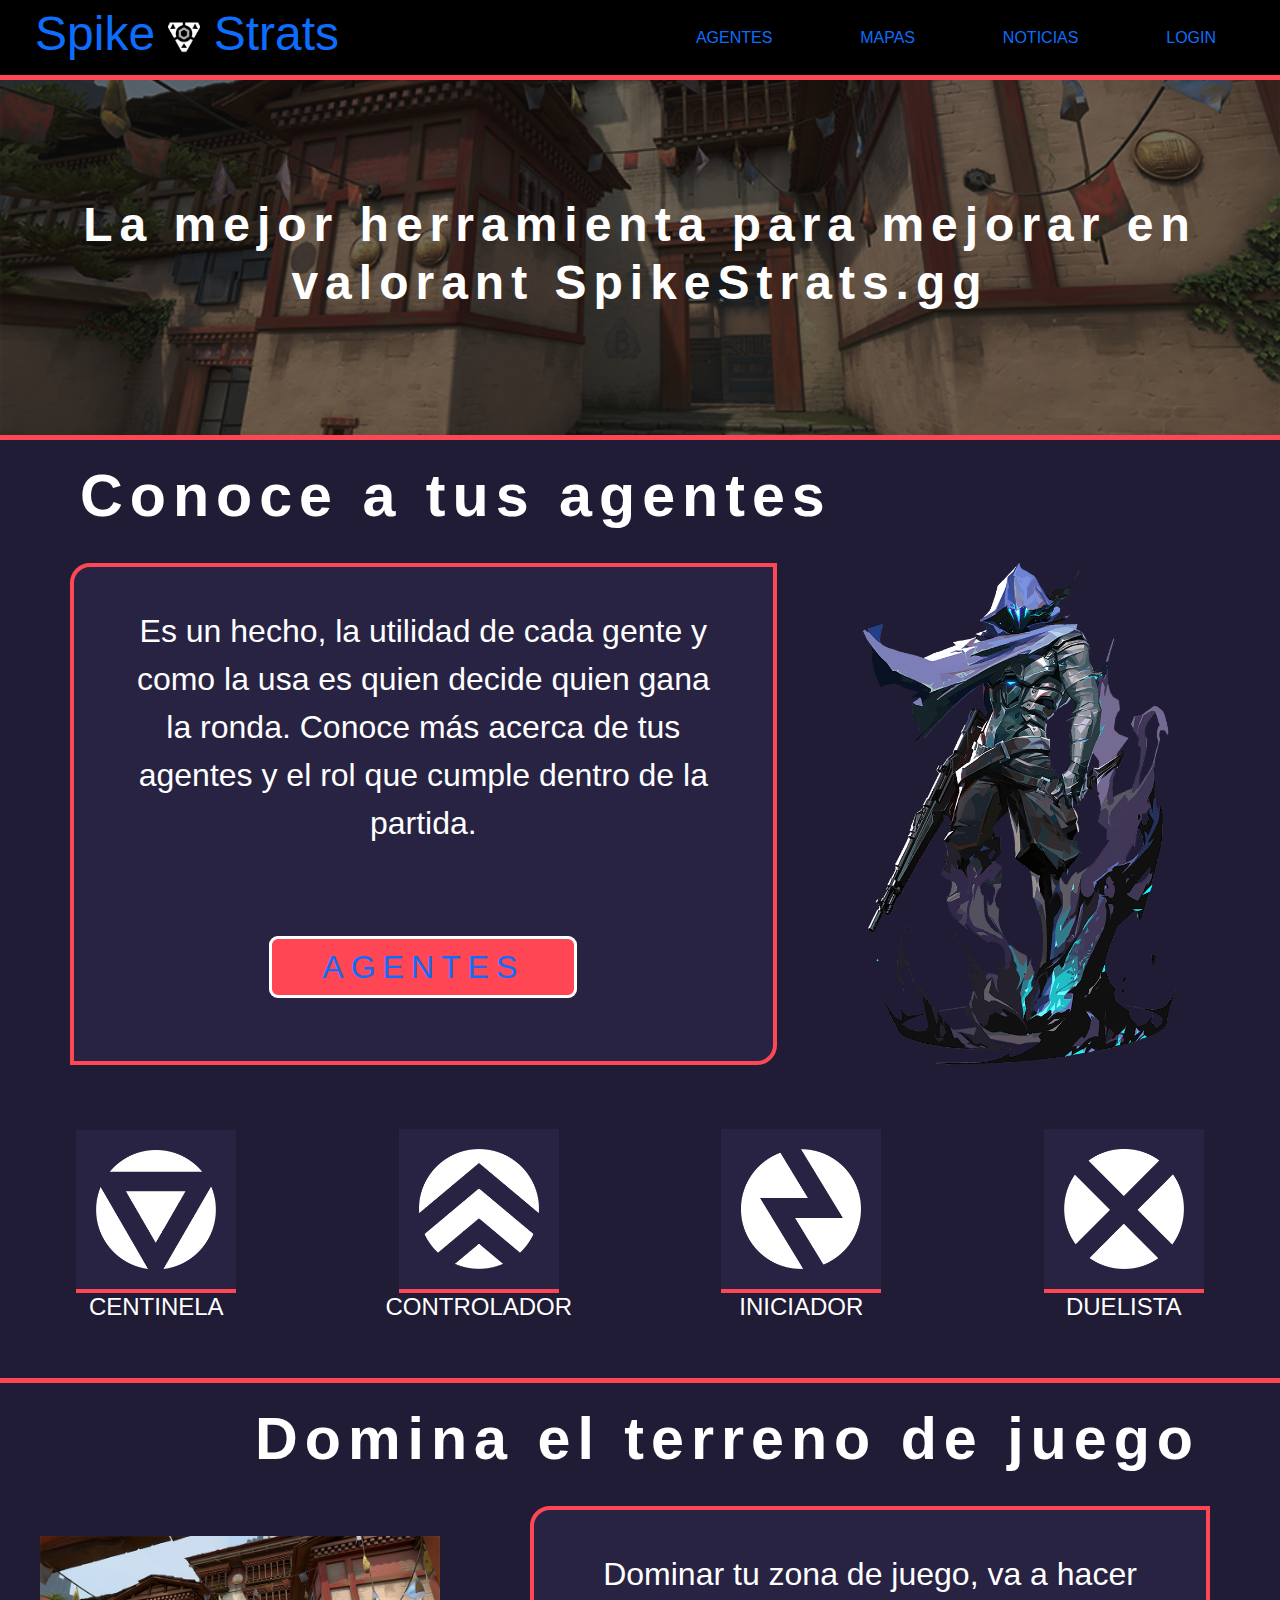
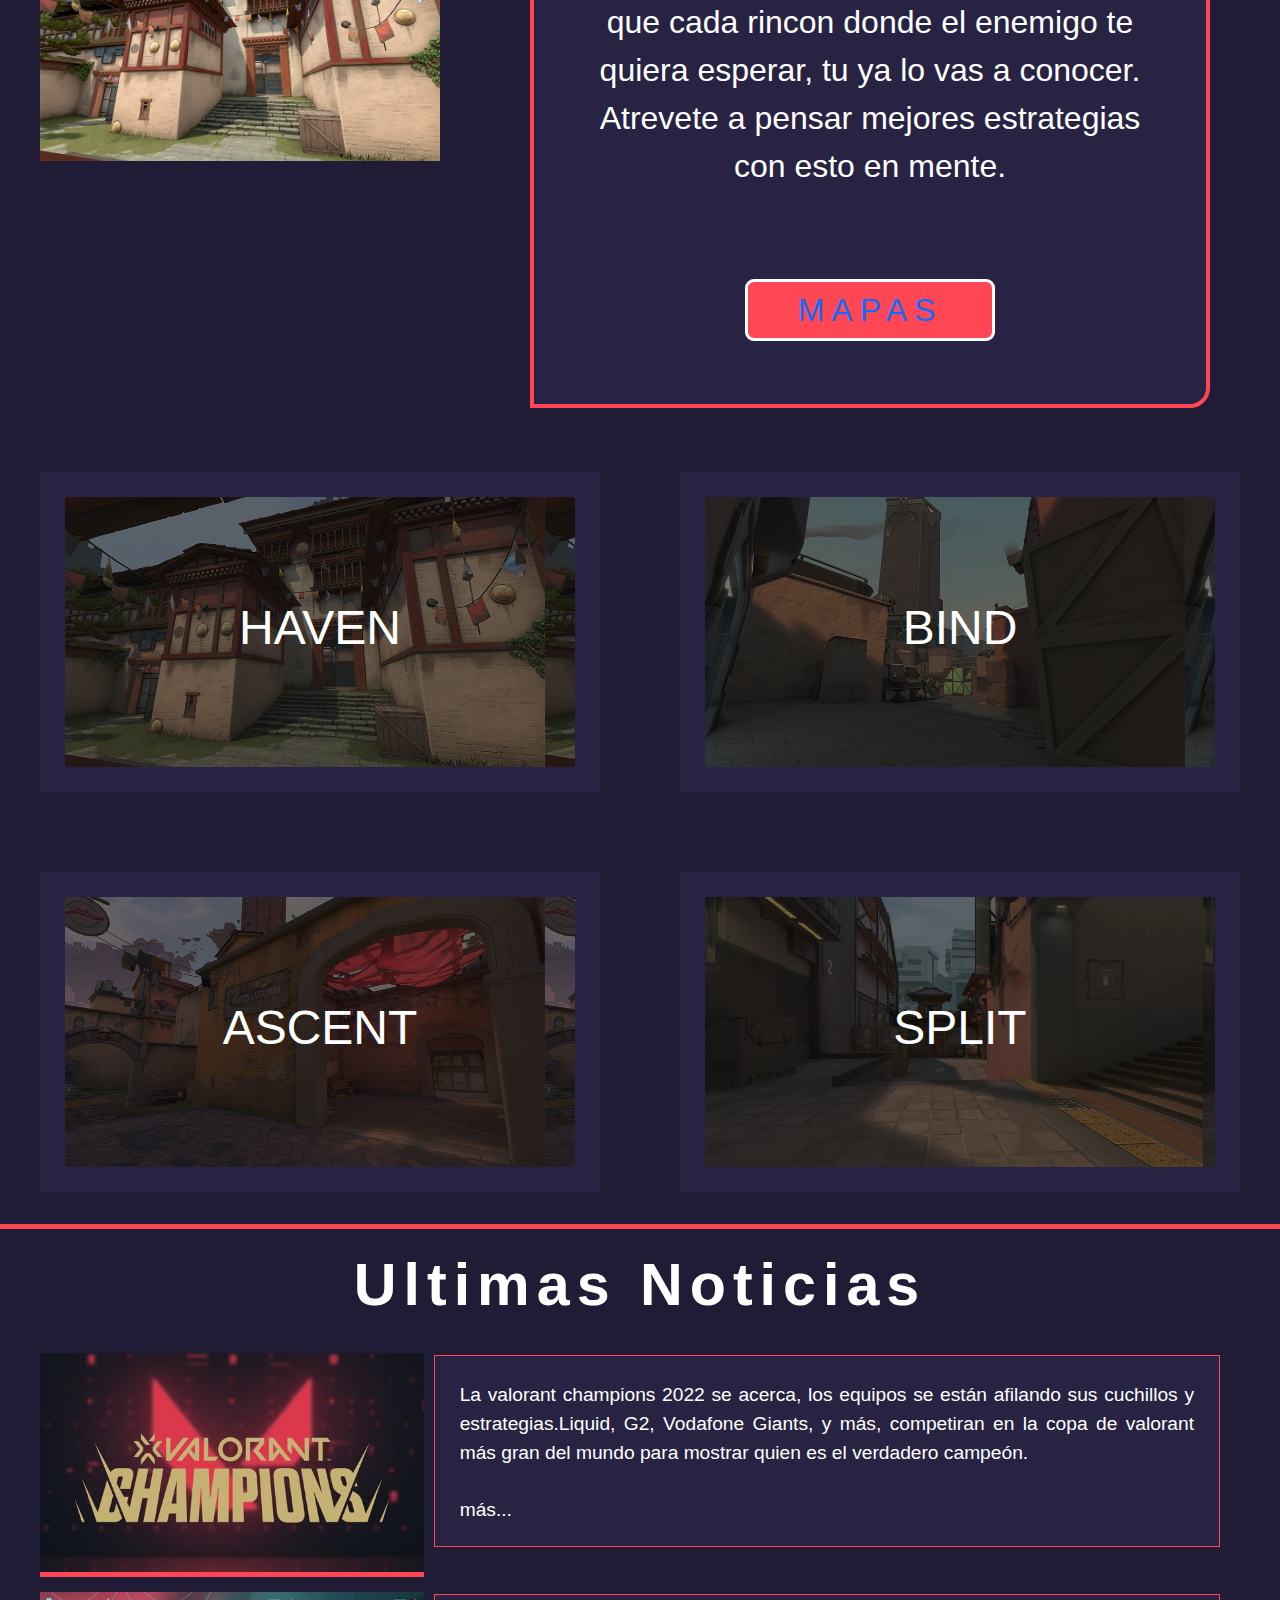
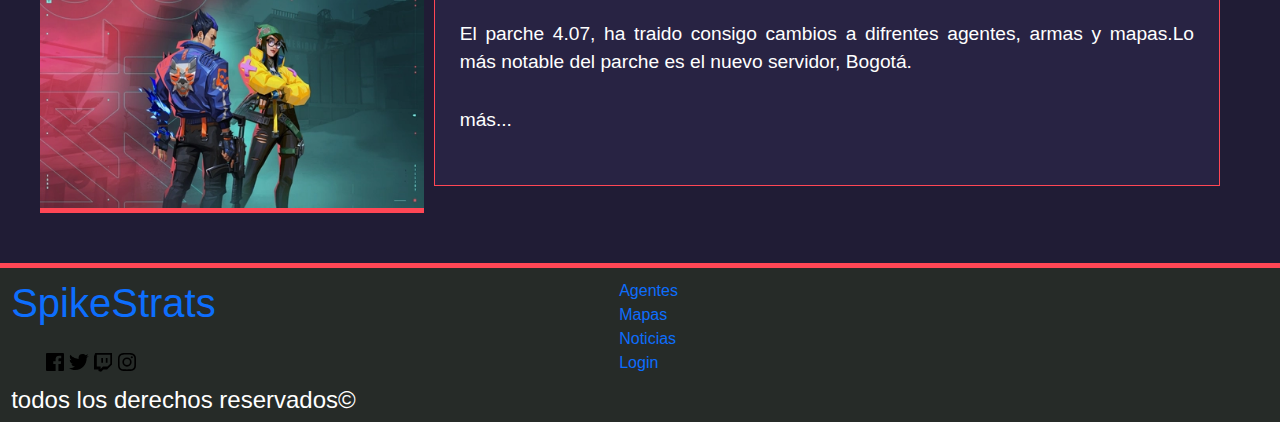
<file: index.html>
<!DOCTYPE html>
<html lang="es">

    <head>
        <meta charset="UTF-8">
        <meta http-equiv="X-UA-Compatible" content="IE=edge">
        <meta name="viewport" content="width=device-width, initial-scale=1.0">
        <meta name="keywords" content="Valorant, mejorar, mapas, estrategias, noticias">
        <meta name="description" content="SpikeStrats es una página web que desea recopilar todas las herramientas 
            y conocimientos necesarios para que cada jugador de Valorant, consiga su rango soñado">
        <meta name="author" content="Diego Benavides">
        <meta name="copyright" content="SpikeStrats Inc.">
        <meta name="robots" content="index">
        <link rel="icon" href="assets/spike.webp">
        <link rel="stylesheet" href="styles/styles.css">
        <link rel="stylesheet" href="css/bootstrap.min.css">
        <title>SpikeStrats.gg</title>
    </head>

    <body>
        <script src="js/bootstrap.min.js"></script>
        <header id="top_page" class="head">
            <h1><a href="index.html" class="head__logo">Spike <span><img src="/assets/spike.webp" alt="spike" class="spike"></span> Strats</a></h1>
            <!--Logo-->
            <nav class="head__nav">
                <ul class="head__nav__list">
                    <li><a href="pages/agentes.html" class="head__nav__list__element">AGENTES</a></li>
                    <li><a href="pages/mapas.html" class="head__nav__list__element">MAPAS</a></li>
                    <li><a href="pages/noticias.html" class="head__nav__list__element">NOTICIAS</a></li>
                    <li><a href="pages/login.html" class="head__nav__list__element">LOGIN</a></li>
                </ul>
            </nav>
        </header>
        <!--introducción de la pagina-->
        <section class="seccionIntroduccion flex-center">
            <div class="imgFondo--haven imgFondo flex-center imagenOscurecida">
                <h2 class="textoIntroducciones">La mejor herramienta para mejorar en valorant SpikeStrats.gg</h2>
            </div>
        </section>
        <main>
            <!--presentación pagina agentes-->
            <article id="agentes_index" class="indexAgentes">
                <header class="encabezadoSeccionIndex">
                    <h2 class="tituloSeccion--index margenTitulo--left">Conoce a tus agentes</h2>
                </header>
                <div class="mainGrid">
                    <div class="parrafo">
                        <p class="parrafoEstilo--indexAgentes margenParrafo--left">Es un hecho, la utilidad de cada gente y como la usa es quien
                        decide quien gana la ronda. Conoce más acerca de tus agentes y el rol
                        que cumple dentro de la partida. <br><br><br><a href="pages/agentes.html"class="botonAgente">AGENTES</a></span></p>
                    </div>
                    <div class="imagen imgFondo--omen">
                    </div>
                </div>
                <div class="rolesGrid">
                    <div class="centinela flexElemento ">
                        <img src="assets/centinela_rol.webp" alt="Logo del rol centinela" class="imgAdjust--logoIndexAgente" >
                        <!--La imagen es blanca-->
                        <h3 class="textoRol">CENTINELA</h3>
                    </div>
                    <div class="controlador flexElemento">
                        <img src="assets/controlador_rol.webp" alt="Logo del rol controlador" class="imgAdjust--logoIndexAgente">
                        <!--La imagen es blanca-->
                        <h3 class="textoRol">CONTROLADOR</h3>
                    </div>
                    <div class="iniciador flexElemento">
                        <img src="assets/iniciador_rol.webp" alt="Logo del rol iniciador" class="imgAdjust--logoIndexAgente">
                        <!--La imagen es blanca-->
                        <h3 class="textoRol">INICIADOR</h3>
                    </div>
                    <div class="duelista flexElemento">
                        <img src="assets/duelista_rol.webp" alt="Logo del rol duelista" class="imgAdjust--logoIndexAgente">
                        <!--La imagen es blanca-->
                        <h3 class="textoRol">DUELISTA</h3>
                    </div>
                </div>
            </article>
            </article>
            <!--presentación pagina mapas-->
            <article id="mapas_index" class="indexMapas">
                <header class="encabezadoSeccionIndex right">
                    <h2 class="tituloSeccion--index margenTitulo--right">Domina el terreno de juego</h2>
                </header>
                <main class="mainGrid--inverse">
                    <p class="parrafoEstilo--indexAgentes margenParrafo--left  parrafo">Dominar tu zona de juego, va a hacer que cada rincon donde
                        el enemigo te quiera esperar, tu ya lo vas a conocer. Atrevete
                        a pensar mejores estrategias con esto en mente.<br><br><br><a href="pages/mapas.html" class="botonAgente" >MAPAS</a></p>
                    <div class="imagen imgAdjust--indexImgMapa imgFondo--haven ">
                    </div>
                </main>
                <footer class="gridMapas">
                    <div class="haven cajaIndexMapa imgFondo--haven imagenOscurecida">
                        <h3 class="estiloNombreMapa">HAVEN</h3>
                    </div>
                    <div class="bind cajaIndexMapa imgFondo--bind imagenOscurecida ">
                        <h3 class="estiloNombreMapa">BIND</h3>
                    </div>
                    <div class="ascent cajaIndexMapa imgFondo--ascent imagenOscurecida">
                        <h3 class="estiloNombreMapa">ASCENT</h3>
                    </div>
                    <div class="split cajaIndexMapa imgFondo--split imagenOscurecida">
                        <h3 class="estiloNombreMapa">SPLIT</h3>
                    </div>
                </footer>
            </article>
            <!--presentación pagina noticas-->
            <article id="noticias_index" class="seccion--noticias">
                <header class="centerTitle">
                    <h2 class="tituloSeccion--index">Ultimas Noticias</h2>
                </header>
                <section">
                    <div class="noticiasGrid">
                        <div class="imgNoti1">
                            <img src="assets/valorant_champions.jpg" alt="Imagen referente a valorat champions" class="ajusteImagen--noticias">
                        </div>
                        <div class="noti1">
                            <p class="parrafoEstilo--noticias">La valorant champions 2022 se acerca, los equipos se están afilando
                            sus cuchillos y estrategias.Liquid, G2, Vodafone Giants, y más, competiran
                            en la copa de valorant más gran del mundo para mostrar quien es el verdadero
                            campeón.<br><br> más... </p>
                        </div>    
                        <div class="imgNoti2">       
                            <img src="assets/parche4.07.webp" alt="Imagen referente a valorat champions" class="ajusteImagen--noticias">
                        </div> 
                        <div class="noti2"> 
                            <p class="parrafoEstilo--noticias">El parche 4.07, ha traido consigo cambios a difrentes agentes, armas y mapas.Lo más 
                            notable del parche es el nuevo servidor, Bogotá.<br><br> más...</p>
                        <div> 
                    </div>  
                </section>
            </article>
            <footer class="foot">
                <!--Logo, redes y derechos-->
                <article class="foot__indexRedes">
                    <header class="foot__indexRedes__head">
                        <h1><a href="../index.html" class="foot__indexRedes__head__logo">SpikeStrats</a></h1>
                    </header>
                    <main class="foot__indexRedes__main">
                        <ul class="foot__indexRedes__main__list">
                            <li>
                                <a href="https://es-la.facebook.com/" target="_blank">
                                    <img src="assets/bxl-facebook-square.svg" alt="logo facebook">
                                </a>
                            </li>
                            <li>
                                <a href="https://twitter.com/?lang=es" target="_blank">
                                    <img src="assets/bxl-twitter.svg" alt="logo twitter">
                                </a>
                            </li>
                            <li>
                                <a href="https://www.twitch.tv/" target="_blank">
                                    <img src="assets/bxl-twitch.svg" alt="logo de twitch">
                                </a>
                            </li>
                            <li>
                                <a href="https://www.instagram.com/" target="_blank">
                                    <img src="assets/bxl-instagram.svg" alt="logo de instagram">
                                </a>
                            </li>
                        </ul>
                    </main>
                    <footer class="foot__indexRedes__foot">
                        <h4>todos los derechos reservados©</h4>
                    </footer>
                </article>
                <aside class="foot__subNav">
                    <ul class="foot__subNav__list">
                        <li><a href="pages/agentes.html" class="foot__subNav__list__element">Agentes</a></li>
                        <li><a href="pages/mapas.html" class="foot__subNav__list__element">Mapas</a></li>
                        <li><a href="pages/noticias.html" class="foot__subNav__list__element">Noticias</a></li>
                        <li><a href="pages/login.html" class="foot__subNav__list__element">Login</a></li>
                    </ul>
                </aside>
            </footer>
    </body>

</html>
</file>
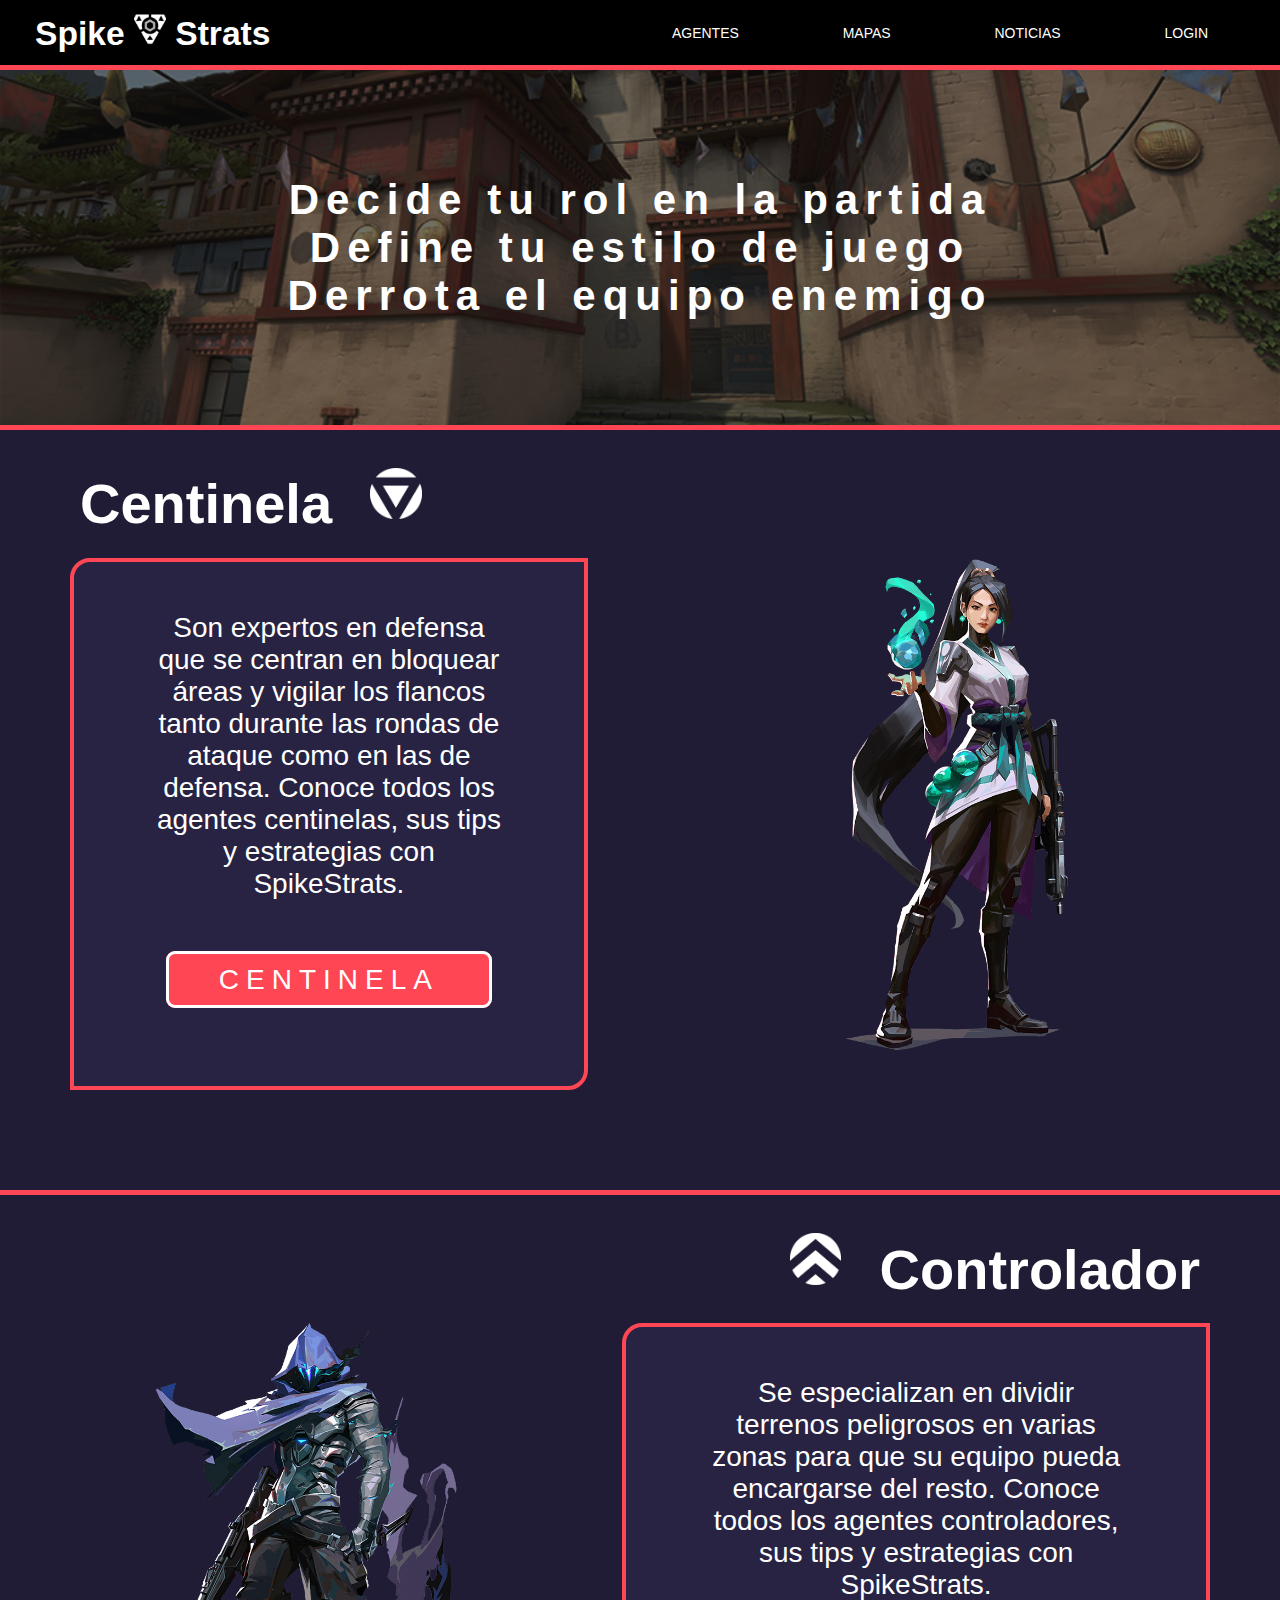
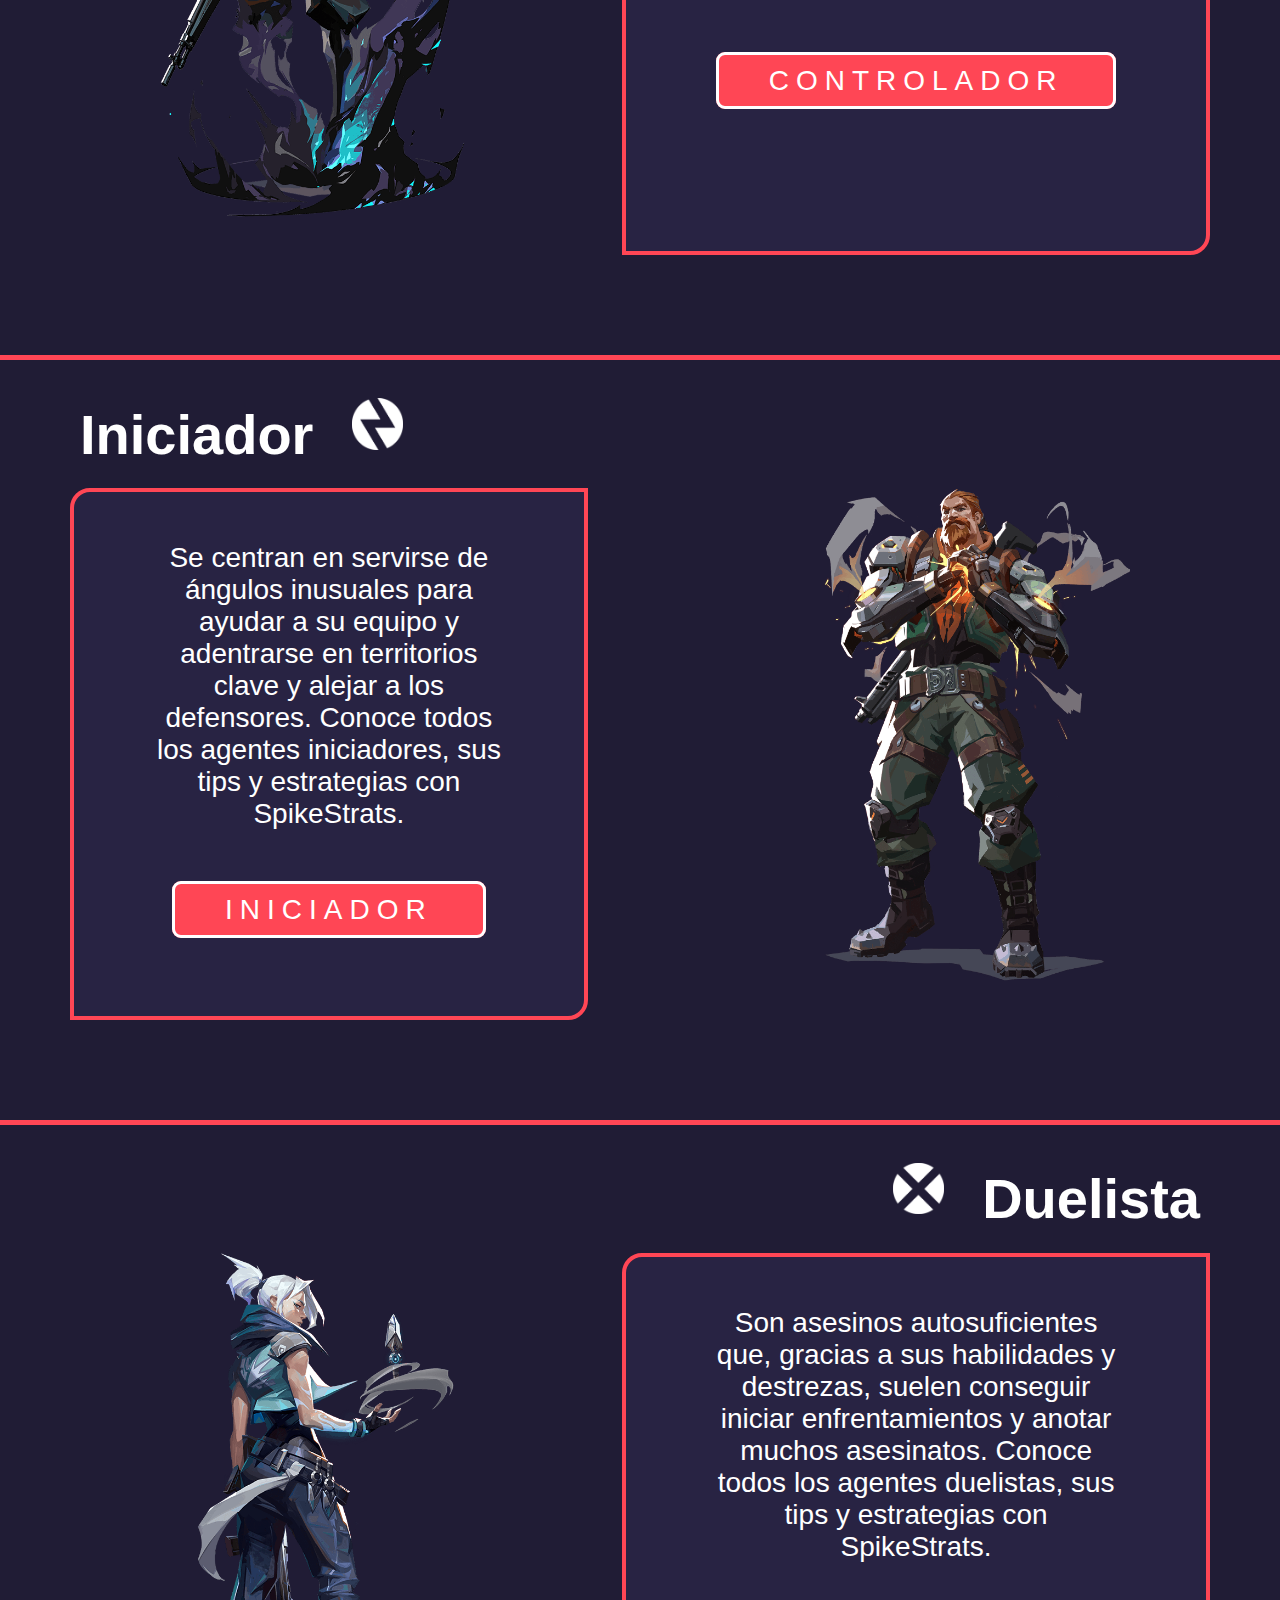
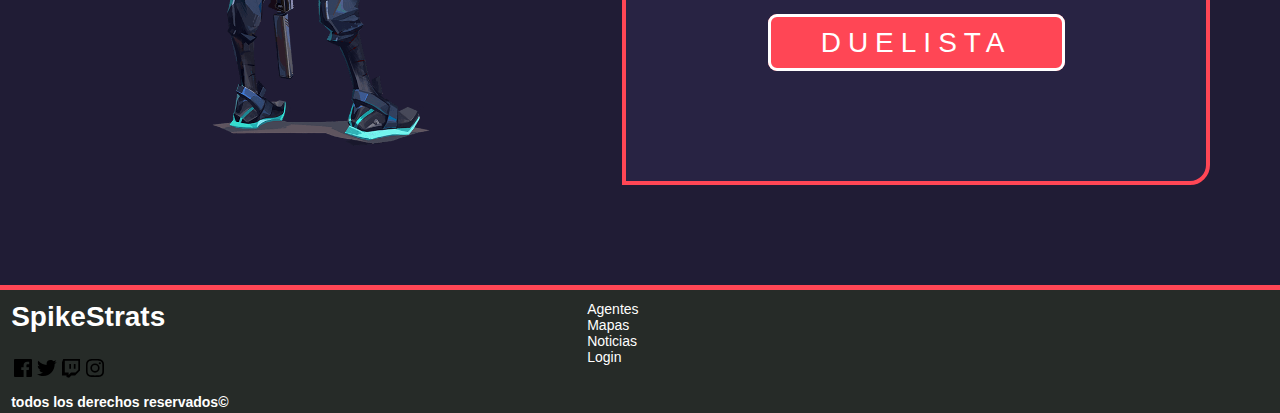
<file: pages/agentes.html>
<!DOCTYPE html>
<html lang="es">
    <head>
    <meta charset="UTF-8">
    <meta http-equiv="X-UA-Compatible" content="IE=edge">
    <meta name="viewport" content="width=device-width, initial-scale=1.0">
    <title>AgentesStrats</title>
    <link rel="icon" href="../assets/spike.webp">
    <link rel="stylesheet" href="../styles/styles.css">
    </head>

    <body class="body">
        <header class="head">
            <h1><a href="../index.html" class="head__logo">Spike <span><img src="../assets/spike.webp" alt="spike" class="spike"></span> Strats</a></h1>
            <nav class="head__nav">
                <ul class="head__nav__list">
                    <li><a href="agentes.html" class="head__nav__list__element">AGENTES</a></li>
                    <li><a href="mapas.html"class="head__nav__list__element">MAPAS</a></li>
                    <li><a href="noticias.html"class="head__nav__list__element">NOTICIAS</a></li>
                    <li><a href="login.html"class="head__nav__list__element">LOGIN</a></li>
                </ul>
            </nav>
        </header>
        <!--Introducción pagina agentes-->
        <section class="seccionIntroduccion flex-center"> 
            <div class="imgFondo--haven imgFondo flex-center imagenOscurecida">
                <p class="textoIntroducciones">Decide tu rol en la partida<br> <!--Parrafo introducción-->
                Define tu estilo de juego<br>
                Derrota el equipo enemigo    
                </p>
            </div>
        </section>
        <!--Contenido principal, roles agentes-->
        <main>
            <!--CENTINELA-->
            <article id="centinela_pagina_agentes" class="seccion--agentes">
                <header class="encabezadoAgentes">
                    <h2 class="tituloSeccion--agentes margenTitulo--left">Centinela</h2>
                    <img src="../assets/centinela_rol.webp" alt="logo centinela" class="imgAdjust--logoAgente">
                </header>
                <main class="flexMain--agentes">
                    <p class="parrafoEstilo--agentes margenParrafo--left">Son expertos en defensa que se centran en bloquear áreas y vigilar
                    los flancos tanto durante las rondas de ataque como en las de 
                    defensa. Conoce todos los agentes centinelas, sus tips y estrategias 
                    con SpikeStrats. <br><br><br><span class="botonAgente">CENTINELA</span></p>
                    <div class="flexImagen--agente">
                        <img src="../assets/sage_agente.png" alt="Imagen de un centinela, sage" class="imgAdjust--fotoAgente">
                    </div>
                </main>
            </article>
            <!--CONTROLADOR-->
            <article id="controlador_pagina_agentes" class="seccion--agentes">
                <header class="encabezadoAgentes right">
                    <h2 class="tituloSeccion--agentes margenTitulo--right"> Controlador</h2>
                    <img src="../assets/controlador_rol.webp" alt="logo controlador" class="imgAdjust--logoAgente">
                </header>
                <main class="flexMain--agentes right">
                    <p class="parrafoEstilo--agentes margenParrafo--right">Se especializan en dividir terrenos peligrosos en varias zonas para 
                    que su equipo pueda encargarse del resto. Conoce todos los agentes
                    controladores, sus tips y estrategias con SpikeStrats. <br><br><br><span class="botonAgente">CONTROLADOR</span></p>
                    <div class="flexImagen--agente">
                        <img src="../assets/omen_agente.png" alt="Imagen de un controlador, omen" class="imgAdjust--fotoAgente">
                    </div>
                </main>
            </article>
            <!--INICIADOR-->
            <article id="iniciador_pagina_agentes" class="seccion--agentes">
                <header class="encabezadoAgentes">
                    <h2 class="tituloSeccion--agentes margenTitulo--left">Iniciador</h2>
                    <img src="../assets/iniciador_rol.webp" alt="logo iniciador" class="imgAdjust--logoAgente">
                </header>
                <main class="flexMain--agentes">
                    <p class="parrafoEstilo--agentes margenParrafo--left">Se centran en servirse de ángulos inusuales para ayudar a su equipo
                    y adentrarse en territorios clave y alejar a los defensores. Conoce 
                    todos los agentes iniciadores, sus tips y estrategias con SpikeStrats.<br><br><br><span class="botonAgente">INICIADOR</span></p>
                    <div class="flexImagen--agente">
                        <img src="../assets/breach_agente.png" alt="Imagen de un iniciador, breach" class="imgAdjust--fotoAgente">
                    </div>
                </main>
            </article>
            <!--DUELISTA-->
            <article id="duelista_pagina_agentes" class="seccion--agentes">
                <header class="encabezadoAgentes right">
                    <h2 class="tituloSeccion--agentes margenTitulo--right">Duelista</h2>
                    <img src="../assets/duelista_rol.webp" alt="logo duelista" class="imgAdjust--logoAgente">
                </header>
                <main class="flexMain--agentes right">
                    <p class="parrafoEstilo--agentes margenParrafo--right">Son asesinos autosuficientes que, gracias a sus habilidades y 
                    destrezas, suelen conseguir iniciar enfrentamientos y anotar 
                    muchos asesinatos. Conoce todos los agentes duelistas, sus tips y 
                    estrategias con SpikeStrats. <br><br><br><span class="botonAgente">DUELISTA</span></p>
                    <div class="flexImagen--agente">
                        <img src="../assets/jett_agente.png" alt="Imagen de un duelista, jett" class="imgAdjust--fotoAgente">
                    </div>
                </main>
            </article>
        </main>
        <footer class="foot">
            <!--Logo, redes y derechos-->
            <article class="foot__indexRedes">
                <header class="foot__indexRedes__head">
                    <h1><a href="../index.html" class="foot__indexRedes__head__logo">SpikeStrats</a></h1>
                </header>
                <main class="foot__indexRedes__main">
                    <ul class="foot__indexRedes__main__list">
                        <li>
                            <a href="https://es-la.facebook.com/" target="_blank">
                                <img src="../assets/bxl-facebook-square.svg" alt="logo facebook">
                            </a>
                        </li>
                        <li>
                            <a href="https://twitter.com/?lang=es" target="_blank">
                                <img src="../assets/bxl-twitter.svg" alt="logo twitter">
                            </a>
                        </li>
                        <li>
                            <a href="https://www.twitch.tv/" target="_blank">
                                <img src="../assets/bxl-twitch.svg" alt="logo de twitch">
                            </a>
                        </li>
                        <li>
                            <a href="https://www.instagram.com/" target="_blank">
                                <img src="../assets/bxl-instagram.svg" alt="logo de instagram">
                            </a>
                        </li>
                    </ul>
                </main>
                <footer class="foot__indexRedes__foot">
                    <h4>todos los derechos reservados©</h4>
                </footer>
            </article>
            <aside class="foot__subNav">
                <ul class="foot__subNav__list">
                    <li><a href="agentes.html" class="foot__subNav__list__element">Agentes</a></li>
                    <li><a href="mapas.html" class="foot__subNav__list__element">Mapas</a></li>
                    <li><a href="noticias.html" class="foot__subNav__list__element">Noticias</a></li>
                    <li><a href="login.html" class="foot__subNav__list__element">Login</a></li>
                </ul>
            </aside>
        </footer>
    </body>
</html>
</file>
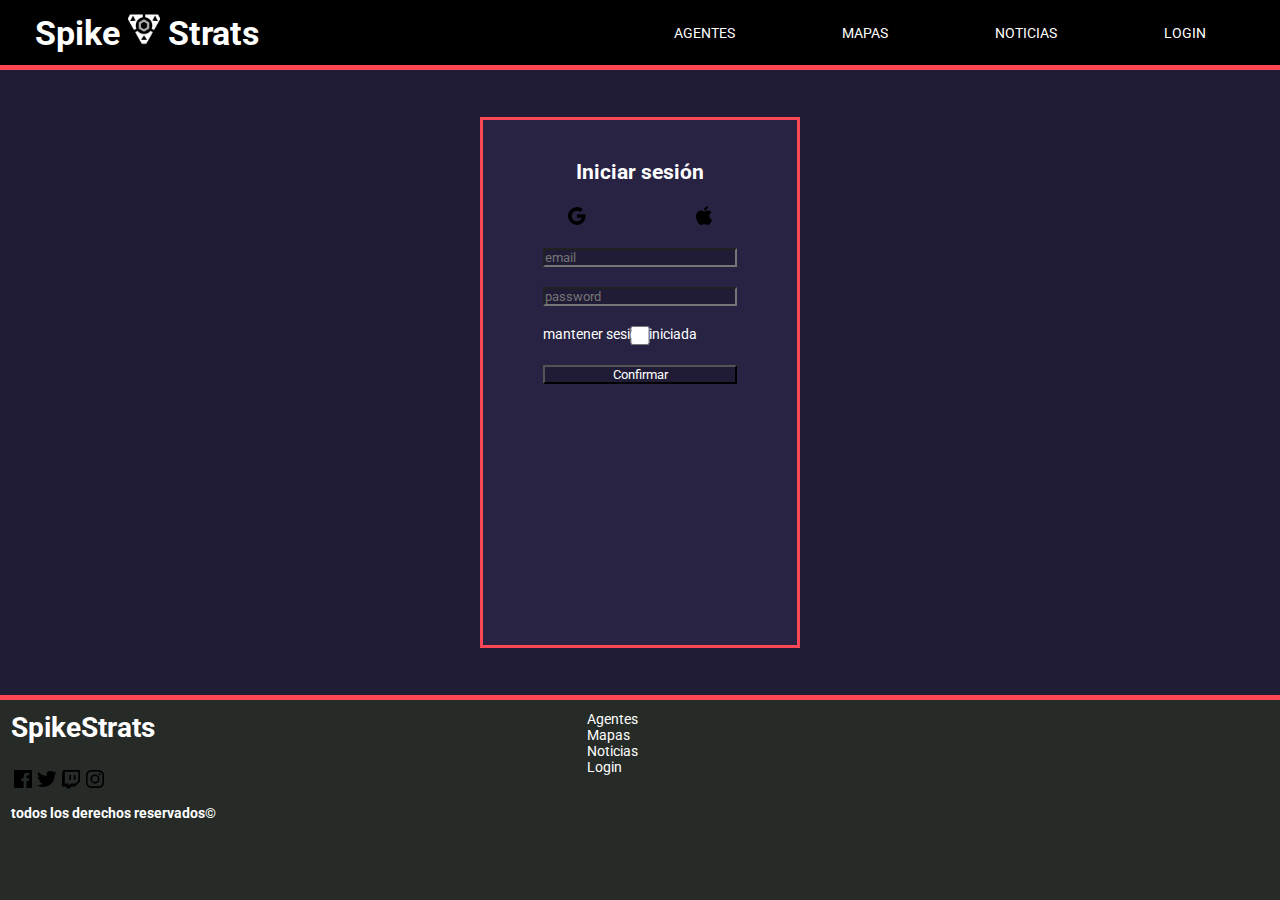
<file: pages/login.html>
<!DOCTYPE html>
<html lang="es">

    <head>
        <meta charset="UTF-8">
        <meta http-equiv="X-UA-Compatible" content="IE=edge">
        <meta name="viewport" content="width=device-width, initial-scale=1.0">
        <title>LoginStrats</title>
        <link rel="icon" href="../assets/spike.webp">
        <link rel="stylesheet" href="../styles/styles.css">
        <link rel="preconnect" href="https://fonts.googleapis.com">
        <link rel="preconnect" href="https://fonts.gstatic.com" crossorigin>
        <link href="https://fonts.googleapis.com/css2?family=Roboto:ital,wght@0,100;0,400;0,500;1,100;1,400&display=swap" rel="stylesheet">
    </head>

    <body class="body">
        <header class="head">
            <h1><a href="../index.html" class="head__logo">Spike <span><img src="../assets/spike.webp" alt="spike" class="spike"></span> Strats</a></h1>
            <nav class="head__nav">
                <ul class="head__nav__list">
                    <li><a href="agentes.html" class="head__nav__list__element">AGENTES</a></li>
                    <li><a href="mapas.html"class="head__nav__list__element">MAPAS</a></li>
                    <li><a href="noticias.html"class="head__nav__list__element">NOTICIAS</a></li>
                    <li><a href="login.html"class="head__nav__list__element">LOGIN</a></li>
                </ul>
            </nav>
        </header>
        <main class="mainLogin">
            <div class="mainLogin__caja">
                <div class="gridLoginArriba">
                    <h2 class="mainLogin__caja__info__texto titulo">Iniciar sesión</h2>
                    <img src="../assets/bxl-google.svg" alt="logo de google" class="logo1">
                    <img src="../assets/bxl-apple.svg" alt="logo de apple" class="logo2">
                </div>
                <div>
                    <form class="gridForm">
                        <input type="email" name="correo_usuario" id="caja_correo_usuario" placeholder="email" required class="background email">
                        <input type="password" name="clave_usuario" id="caja_correo_usuario" placeholder="password" required class="background password">
                        <input type="checkbox" name="mantener_sesión_iniciada" id="caja_mantener_sesión" class="background checkbox">
                        <label for="caja_mantener_sesión" class="checkbox">mantener sesión iniciada</label>
                        <input type="submit" value="Confirmar" class="background sumbit">
                    </form>
                </div>
            </div>
        </main>
        <footer class="foot">
            <!--Logo, redes y derechos-->
            <article class="foot__indexRedes">
                <header class="foot__indexRedes__head">
                    <h1><a href="../index.html" class="foot__indexRedes__head__logo">SpikeStrats</a></h1>
                </header>
                <main class="foot__indexRedes__main">
                    <ul class="foot__indexRedes__main__list">
                        <li>
                            <a href="https://es-la.facebook.com/" target="_blank">
                                <img src="../assets/bxl-facebook-square.svg" alt="logo facebook">
                            </a>
                        </li>
                        <li>
                            <a href="https://twitter.com/?lang=es" target="_blank">
                                <img src="../assets/bxl-twitter.svg" alt="logo twitter">
                            </a>
                        </li>
                        <li>
                            <a href="https://www.twitch.tv/" target="_blank">
                                <img src="../assets/bxl-twitch.svg" alt="logo de twitch">
                            </a>
                        </li>
                        <li>
                            <a href="https://www.instagram.com/" target="_blank">
                                <img src="../assets/bxl-instagram.svg" alt="logo de instagram">
                            </a>
                        </li>
                    </ul>
                </main>
                <footer class="foot__indexRedes__foot">
                    <h4>todos los derechos reservados©</h4>
                </footer>
            </article>
            <aside class="foot__subNav">
                <ul class="foot__subNav__list">
                    <li><a href="agentes.html" class="foot__subNav__list__element">Agentes</a></li>
                    <li><a href="mapas.html" class="foot__subNav__list__element">Mapas</a></li>
                    <li><a href="noticias.html" class="foot__subNav__list__element">Noticias</a></li>
                    <li><a href="login.html" class="foot__subNav__list__element">Login</a></li>
                </ul>
            </aside>
        </footer>
    </body>

</html>
</file>
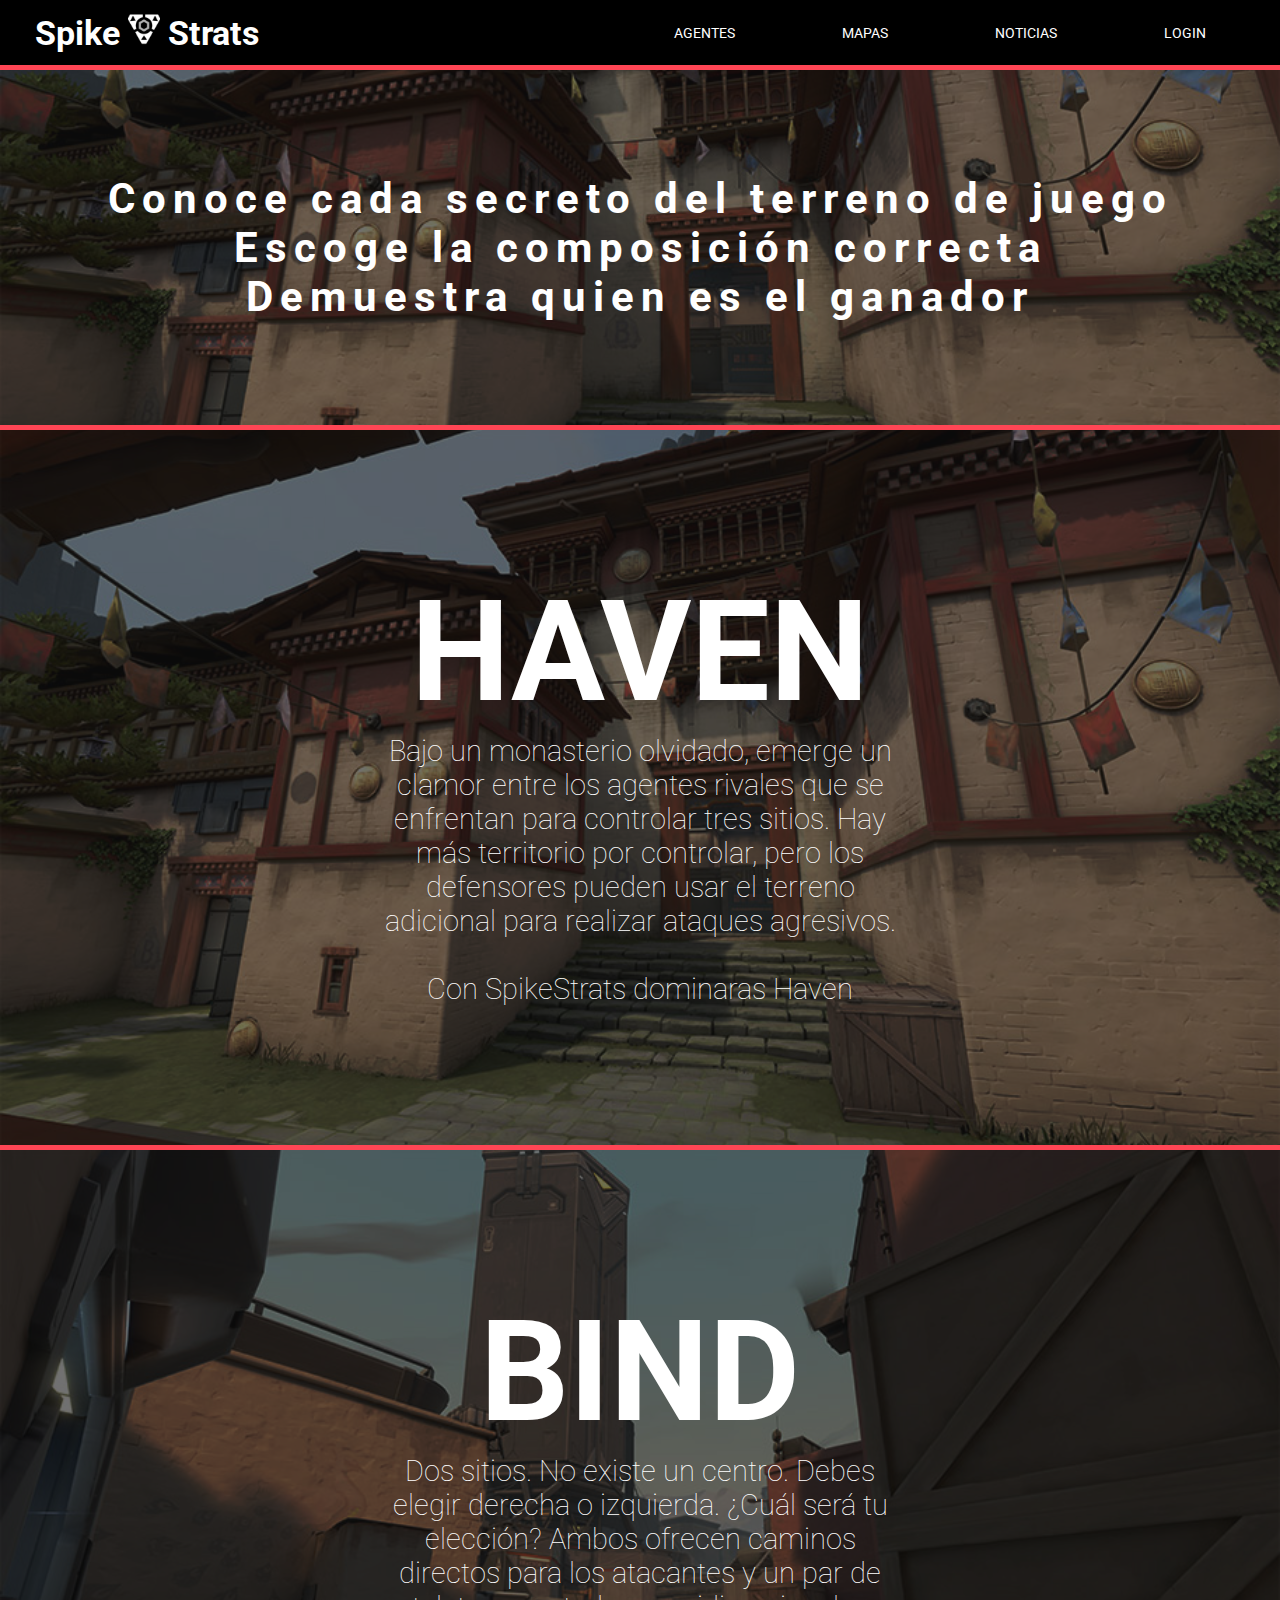
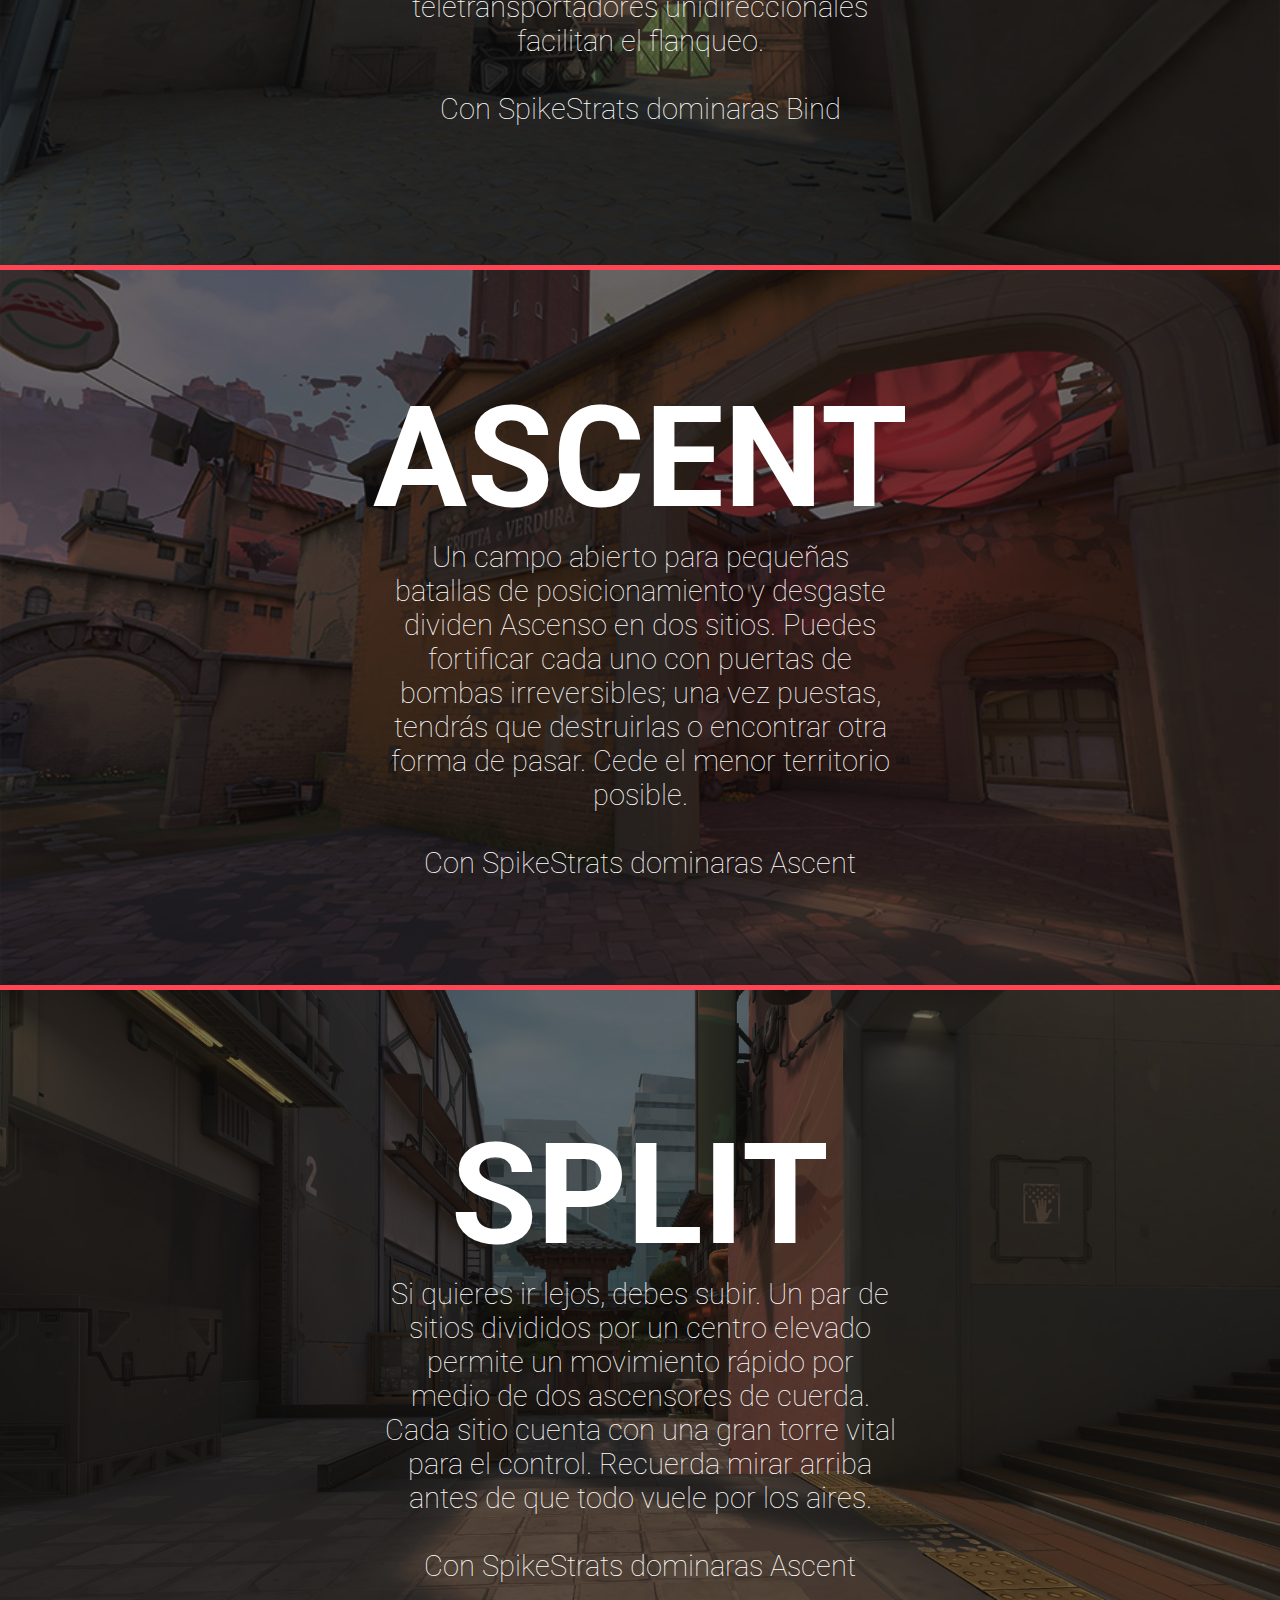
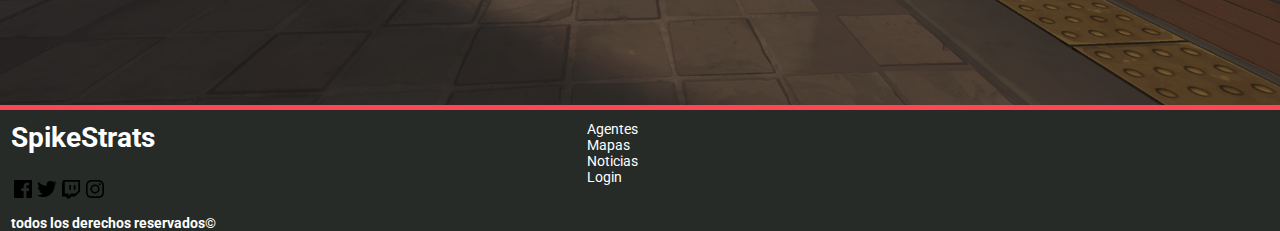
<file: pages/mapas.html>
<!DOCTYPE html>
<html lang="es">

    <head>
        <meta charset="UTF-8">
        <meta http-equiv="X-UA-Compatible" content="IE=edge">
        <meta name="viewport" content="width=device-width, initial-scale=1.0">
        <title>MapasStrats</title>
        <link rel="stylesheet" href="../styles/styles.css">
        <link rel="icon" href="../assets/spike.webp">
        <link rel="preconnect" href="https://fonts.googleapis.com">
        <link rel="preconnect" href="https://fonts.gstatic.com" crossorigin>
        <link href="https://fonts.googleapis.com/css2?family=Roboto:ital,wght@0,100;0,400;0,500;1,100;1,400&display=swap" rel="stylesheet">
    </head>

    <body>
        <header class="head">
            <h1><a href="../index.html" class="head__logo">Spike <span><img src="../assets/spike.webp" alt="spike" class="spike"></span> Strats</a></h1>
            <nav class="head__nav">
                <ul class="head__nav__list">
                    <li><a href="agentes.html" class="head__nav__list__element">AGENTES</a></li>
                    <li><a href="mapas.html"class="head__nav__list__element">MAPAS</a></li>
                    <li><a href="noticias.html"class="head__nav__list__element">NOTICIAS</a></li>
                    <li><a href="login.html"class="head__nav__list__element">LOGIN</a></li>
                </ul>
            </nav>
        </header>
        <!--Introducción página mapas-->
        <section class="seccionIntroduccion flex-center">
            <div class="imgFondo--haven imgFondo flex-center imagenOscurecida">
                <p class="textoIntroducciones">Conoce cada secreto del terreno de juego<br>
                <!--Parrafo introducción-->
                Escoge la composición correcta<br>
                Demuestra quien es el ganador</p>
            </div>
        </section>
        <!--Contenido principal, mapas del juego-->
        <main>
            <article id="haven_pagina_mapas" class="seccion--mapas flex-center">
                <div class="imgFondo--haven imgFondo flex-center--mapas imagenOscurecida">
                    <header>
                        <h2 class="nombreMapa">HAVEN</h2>
                    </header>
                    <main class="textoMapa">
                        <p>Bajo un monasterio olvidado, emerge un clamor entre los
                        agentes rivales que se enfrentan para controlar tres
                        sitios. Hay más territorio por controlar, pero los
                        defensores pueden usar el terreno adicional para realizar
                        ataques agresivos.<br><br>Con SpikeStrats dominaras Haven</p>
                    </main>
                </div>
            </article>
            <article id="bind_pagina_mapas" class="seccion--mapas flex-center">
                <div class="imgFondo--bind imgFondo flex-center--mapas imagenOscurecida">
                    <header>
                        <h2 class="nombreMapa">BIND</h2>
                    </header>
                    <main class="textoMapa">
                        <p>Dos sitios. No existe un centro. Debes elegir derecha o
                        izquierda. ¿Cuál será tu elección? Ambos ofrecen caminos
                        directos para los atacantes y un par de
                        teletransportadores unidireccionales facilitan el flanqueo.
                        <br><br>Con SpikeStrats dominaras Bind</p>
                    </main>
                </div>
            </article>
            <article id="ascent_pagina_mapas" class="seccion--mapas flex-center">
                <div class="imgFondo--ascent imgFondo flex-center--mapas imagenOscurecida">
                    <header>
                        <h2 class="nombreMapa">ASCENT</h2>
                    </header>
                    <main class="textoMapa">
                        <p>Un campo abierto para pequeñas batallas de
                            posicionamiento y desgaste dividen Ascenso en dos
                            sitios. Puedes fortificar cada uno con puertas de bombas
                            irreversibles; una vez puestas, tendrás que destruirlas o
                            encontrar otra forma de pasar. Cede el menor territorio
                            posible.<br><br>Con SpikeStrats dominaras Ascent</p>
                    </main>
                </div>
            </article>
            <article id="split_pagina_mapas" class="seccion--mapas flex-center">
                <div class="imgFondo--split imgFondo flex-center--mapas imagenOscurecida">
                    <header>
                        <h2 class="nombreMapa">SPLIT</h2>
                    </header>
                    <main class="textoMapa">
                        <p>Si quieres ir lejos, debes subir. Un par de sitios divididos
                            por un centro elevado permite un movimiento rápido por
                            medio de dos ascensores de cuerda. Cada sitio cuenta
                            con una gran torre vital para el control. Recuerda mirar
                            arriba antes de que todo vuele por los aires. <br><br> Con SpikeStrats
                            dominaras Ascent</p>
                    </main>
                </div>
            </article>
        </main>
        <footer class="foot">
            <!--Logo, redes y derechos-->
            <article class="foot__indexRedes">
                <header class="foot__indexRedes__head">
                    <h1><a href="../index.html" class="foot__indexRedes__head__logo">SpikeStrats</a></h1>
                </header>
                <main class="foot__indexRedes__main">
                    <ul class="foot__indexRedes__main__list">
                        <li>
                            <a href="https://es-la.facebook.com/" target="_blank">
                                <img src="../assets/bxl-facebook-square.svg" alt="logo facebook">
                            </a>
                        </li>
                        <li>
                            <a href="https://twitter.com/?lang=es" target="_blank">
                                <img src="../assets/bxl-twitter.svg" alt="logo twitter">
                            </a>
                        </li>
                        <li>
                            <a href="https://www.twitch.tv/" target="_blank">
                                <img src="../assets/bxl-twitch.svg" alt="logo de twitch">
                            </a>
                        </li>
                        <li>
                            <a href="https://www.instagram.com/" target="_blank">
                                <img src="../assets/bxl-instagram.svg" alt="logo de instagram">
                            </a>
                        </li>
                    </ul>
                </main>
                <footer class="foot__indexRedes__foot">
                    <h4>todos los derechos reservados©</h4>
                </footer>
            </article>
            <aside class="foot__subNav">
                <ul class="foot__subNav__list">
                    <li><a href="agentes.html" class="foot__subNav__list__element">Agentes</a></li>
                    <li><a href="mapas.html" class="foot__subNav__list__element">Mapas</a></li>
                    <li><a href="noticias.html" class="foot__subNav__list__element">Noticias</a></li>
                    <li><a href="login.html" class="foot__subNav__list__element">Login</a></li>
                </ul>
            </aside>
        </footer>
    </body>

</html>
</file>
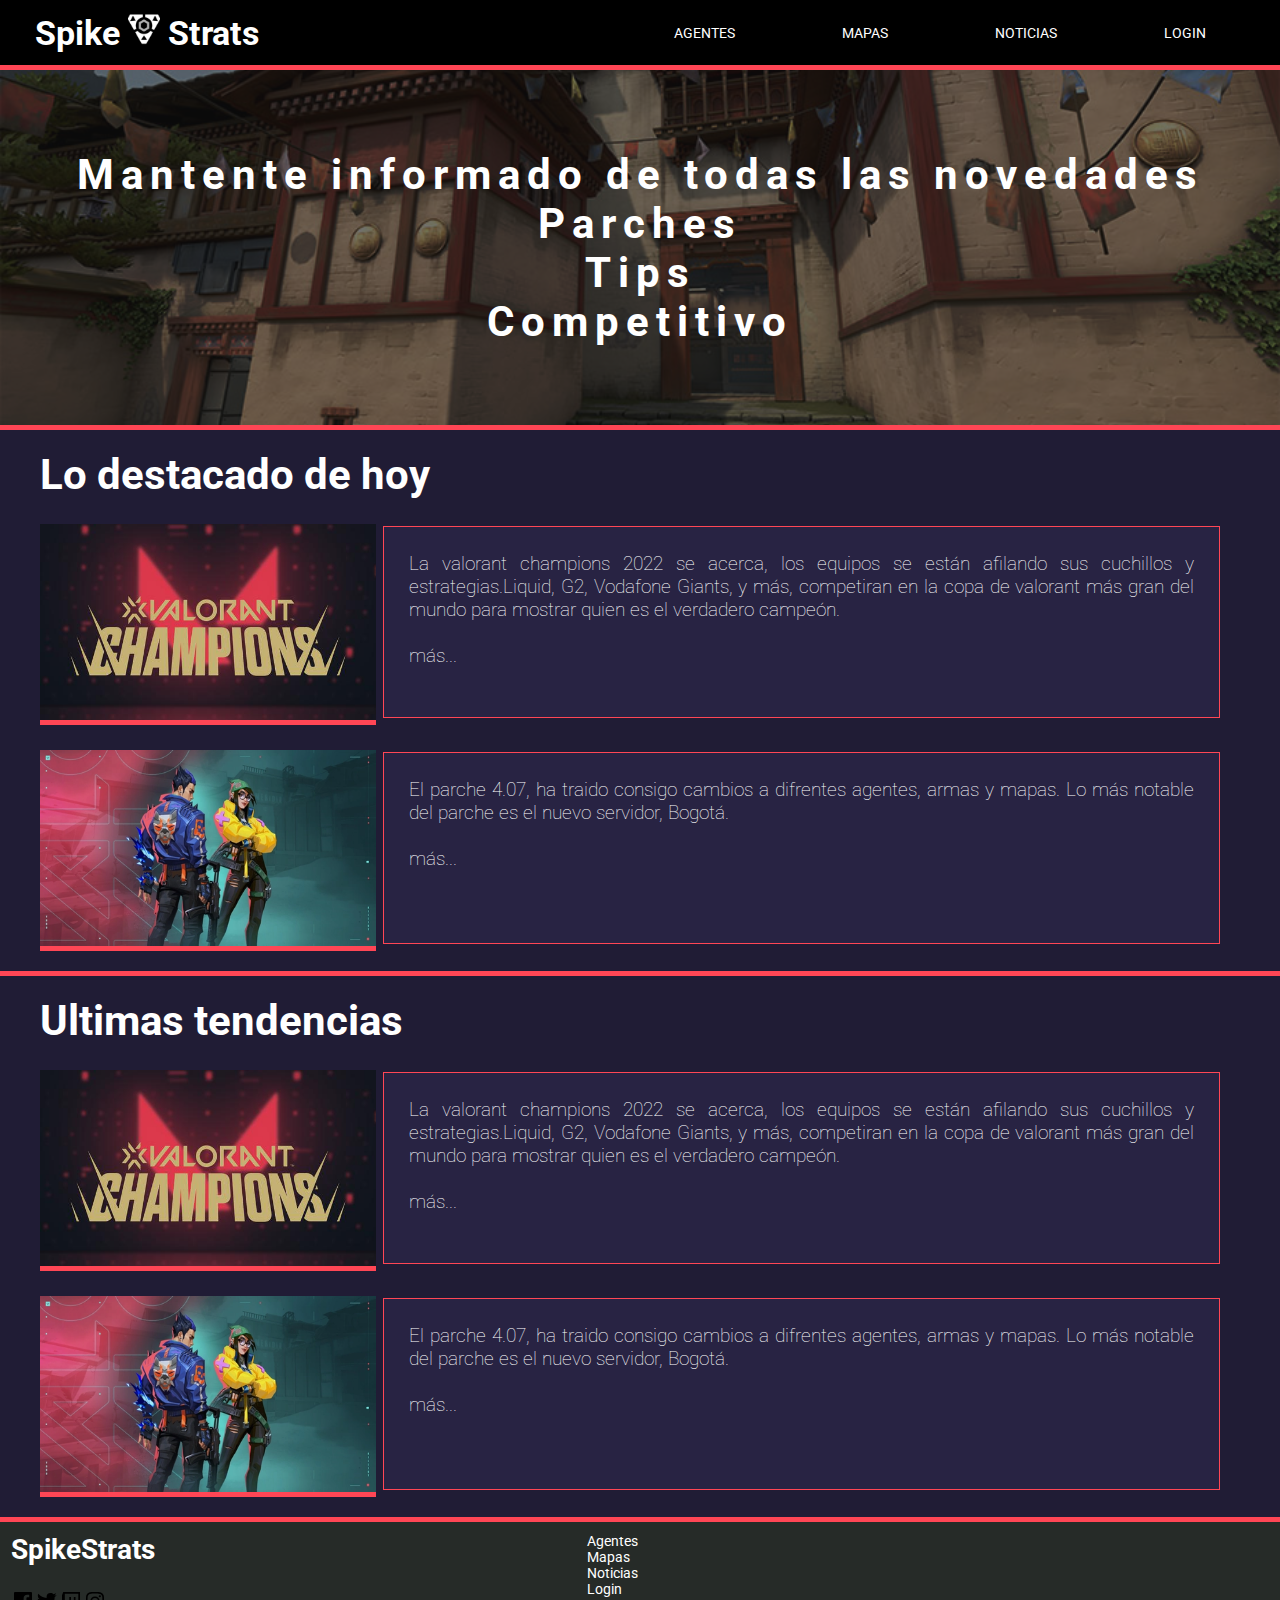
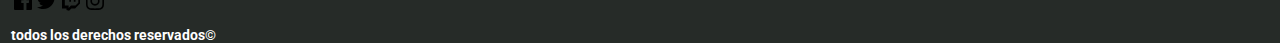
<file: pages/noticias.html>
<!DOCTYPE html>
<html lang="es">

    <head>
        <meta charset="UTF-8">
        <meta http-equiv="X-UA-Compatible" content="IE=edge">
        <meta name="viewport" content="width=device-width, initial-scale=1.0">
        <title>NoticiasStrats</title>
        <link rel="icon" href="../assets/spike.webp">
        <link rel="stylesheet" href="../styles/styles.css">
        <link rel="preconnect" href="https://fonts.googleapis.com">
        <link rel="preconnect" href="https://fonts.gstatic.com" crossorigin>
        <link href="https://fonts.googleapis.com/css2?family=Roboto:ital,wght@0,100;0,400;0,500;1,100;1,400&display=swap" rel="stylesheet">
    </head>

    <body>
        <header class="head">
            <h1><a href="../index.html" class="head__logo">Spike <span><img src="../assets/spike.webp" alt="spike" class="spike"></span> Strats</a></h1>
            <nav class="head__nav">
                <ul class="head__nav__list">
                    <li><a href="agentes.html" class="head__nav__list__element">AGENTES</a></li>
                    <li><a href="mapas.html"class="head__nav__list__element">MAPAS</a></li>
                    <li><a href="noticias.html"class="head__nav__list__element">NOTICIAS</a></li>
                    <li><a href="login.html"class="head__nav__list__element">LOGIN</a></li>
                </ul>
            </nav>
        </header>
        <!--Introducción página noticias-->
        <section class="seccionIntroduccion flex-center">
            <div class="imgFondo--haven imgFondo flex-center--mapas textoIntroducciones imagenOscurecida">
                <p>Mantente informado de todas las novedades</p>
                <ul class="noStyleList">
                    <li>Parches</li>
                    <li>Tips</li>
                    <li>Competitivo</li>
                </ul>
            </div>
        </section>
        <!--Contenido principal, noticias-->
        <main>
            <section class="seccion--noticias">
                <div>
                    <div class="leftText">
                        <h2 class="tituloSeccion--noticas">Lo destacado de hoy</h2>
                    </div>
                    <ul>
                        <li>
                            <article class="flexSideBySide">
                                <img src="../assets/valorant_champions.jpg" alt="Imagen referente a valorat champions" class="ajusteImagen--noticias">
                                <div>
                                    <p class="parrafoEstilo--noticias">La valorant champions 2022 se acerca, los equipos se están afilando
                                    sus cuchillos y estrategias.Liquid, G2, Vodafone Giants, y más, competiran
                                    en la copa de valorant más gran del mundo para mostrar quien es el verdadero
                                    campeón.<br><br> más... </p>
                                </div>
                            </article>
                        </li>
                        <li>
                            <article class="flexSideBySide">
                                <img src="../assets/parche4.07.webp" alt="Imagen referente a valorat champions" class="ajusteImagen--noticias">
                                <p class="parrafoEstilo--noticias">El parche 4.07, ha traido consigo cambios a difrentes agentes, armas y mapas.
                                Lo más notable del parche es el nuevo servidor, Bogotá.<br><br> más...</p>
                            </article>
                        </li>
                    </ul>
                </div>  
            </section>
            <section section class="seccion--noticias">
                <div class="leftText">
                    <h2 class="tituloSeccion--noticas">Ultimas tendencias</h2>
                </div>
                <ul>
                    <li>
                        <article class="flexSideBySide">
                            <img src="../assets/valorant_champions.jpg" alt="Imagen referente a valorat champions" class="ajusteImagen--noticias">
                            <p class="parrafoEstilo--noticias">La valorant champions 2022 se acerca, los equipos se están afilando
                            sus cuchillos y estrategias.Liquid, G2, Vodafone Giants, y más, competiran
                            en la copa de valorant más gran del mundo para mostrar quien es el verdadero
                            campeón.<br><br> más...</p>
                        </article">
                    </li>
                    <li>
                        <article class="flexSideBySide">
                            <img src="../assets/parche4.07.webp" alt="Imagen referente a valorat champions" class="ajusteImagen--noticias">
                            <p class="parrafoEstilo--noticias">El parche 4.07, ha traido consigo cambios a difrentes agentes, armas y mapas.
                            Lo más notable del parche es el nuevo servidor, Bogotá.<br><br> más...</p>
                        </article>
                    </li>
                </ul>
            </section>
        </main>
        <footer class="foot">
            <!--Logo, redes y derechos-->
            <article class="foot__indexRedes">
                <header class="foot__indexRedes__head">
                    <h1><a href="../index.html" class="foot__indexRedes__head__logo">SpikeStrats</a></h1>
                </header>
                <main class="foot__indexRedes__main">
                    <ul class="foot__indexRedes__main__list">
                        <li>
                            <a href="https://es-la.facebook.com/" target="_blank">
                                <img src="../assets/bxl-facebook-square.svg" alt="logo facebook">
                            </a>
                        </li>
                        <li>
                            <a href="https://twitter.com/?lang=es" target="_blank">
                                <img src="../assets/bxl-twitter.svg" alt="logo twitter">
                            </a>
                        </li>
                        <li>
                            <a href="https://www.twitch.tv/" target="_blank">
                                <img src="../assets/bxl-twitch.svg" alt="logo de twitch">
                            </a>
                        </li>
                        <li>
                            <a href="https://www.instagram.com/" target="_blank">
                                <img src="../assets/bxl-instagram.svg" alt="logo de instagram">
                            </a>
                        </li>
                    </ul>
                </main>
                <footer class="foot__indexRedes__foot">
                    <h4>todos los derechos reservados©</h4>
                </footer>
            </article>
            <aside class="foot__subNav">
                <ul class="foot__subNav__list">
                    <li><a href="agentes.html" class="foot__subNav__list__element">Agentes</a></li>
                    <li><a href="mapas.html" class="foot__subNav__list__element">Mapas</a></li>
                    <li><a href="noticias.html" class="foot__subNav__list__element">Noticias</a></li>
                    <li><a href="login.html" class="foot__subNav__list__element">Login</a></li>
                </ul>
            </aside>
        </footer>
    </body>

</html>
</file>
<file: styles/styles.css>
/*Para todas las paginas*/
* {
    margin: 0;
    padding: 0;
    box-sizing: border-box;
    font-family: 'Roboto', sans-serif;
    color: white;
}

/*General*/
.textoIntroducciones {
    font-size: 3em;
    font-weight: 700;
    letter-spacing: 7px;
}

.noStyleList {
    list-style: none;
}

.flexSideBySide {
    display: flex;
    flex-direction: row;
    margin-bottom: 20px;
}

.leftText {
    display: flex;
    text-align: center;
    justify-content: flex-start;
}

.right {
    flex-direction: row-reverse;
}

.margenTitulo--left {
    margin: 1.25rem 0rem 0rem 5rem;
}

.margenTitulo--right {
    margin: 1.25rem 5rem 0rem 0rem;
}

.margenParrafo--left {
    margin: 0px 4.375rem 0px 4.375rem;
}

.margenParrafo--right {
    margin: 0px 4.375rem 0px 0px;
}

.flex{
    display: flex;


}

.flexElemento {
    display: flex;
    flex-direction: column;
    align-items: center;
    width: fit-content;

}

.imagenOscurecida {
    background-color: rgb(50, 50, 50);
    background-blend-mode: soft-light;
}

.centerTitle {
    display: flex;
    justify-content: center;
    padding: 20px;
}


/*Header todas las paginas*/
.head {
    height: 5em;
    display: flex;
    align-items: center;
    justify-content: flex-start;
    background-color: black;
    border-bottom: 5px solid #ff4655;
    position: sticky;
    top: 0px;
}

.head__logo {
    margin: 2.1875rem;
    text-decoration: none;
    font-size: 1.2em;
}

.head__nav {
    margin-left: auto;
}


.head__nav__list {
    margin: 20px;
    width: 50vw;
    display: flex;
    justify-content: space-around;
    list-style: none;
}

.head__nav__list__element {
    margin: 1.25rem;
    text-decoration: none;
    font-size: 1em;
}


/*Footer todas las paginas*/
.foot {
    height: fit-content;
    display: flex;
    background-color: #262b28;
}

.foot__indexRedes {
    width: 45%;
    height: 100%;
}

.foot__indexRedes__head__logo {
    text-decoration: none;
    margin: 0.7rem;
    display: inline-block;
}

.foot__indexRedes__main__list {
    display: flex;
    list-style: none;
    margin: 0.7rem;
}

.foot__indexRedes__foot {
    margin-left: 0.7rem;
}

.foot__subNav__list {
    margin: 0.7rem;
    list-style: none;
}

.foot__subNav__list__element {
    text-decoration: none;
}


/*Login*/
.mainLogin {
    height: 70vh;
    display: flex;
    align-items: center;
    justify-content: center;
    background-color: #201c35;
    border-bottom: 5px solid #ff4655;
}

.mainLogin__caja {
    width: 25%;
    height: 85%;
    padding: 40px;
    background-color: #282343;
    border: 3px solid #ff4655;

}

.mainLogin__caja__info h2 {
    text-align: center;
    margin-bottom: 40px;
}

.mainLogin__caja__info__redes {
    display: flex;
    list-style: none;
    justify-content: space-around;
}

.mainLogin__caja__formulario {
    width: 70%;
    padding: 15px;
    display: flex;
    flex-wrap: wrap;
    flex-direction: column;
    align-items: center;
    margin: 40px;
}


/*Mapas*/
.seccionIntroduccion {
    height: 40vh;
    width: 100%;
}

.flex-center {
    display: flex;
    align-items: center;
    justify-content: center;
    text-align: center;
}

.imgFondo {
    width: 100%;
    height: 100%;
    background-repeat: no-repeat;
    background-size: cover;
    background-position: center;
    border-bottom: 5px solid #ff4655;
}

.imgFondo--haven {
    background-image: url(../assets/haven_logo2.jpg);
}

.imgFondo--bind {
    background-image: url(../assets/bind_logo.jpg);
}

.imgFondo--ascent {
    background-image: url(../assets/ascent_logo.jpg);
}

.imgFondo--split {
    background-image: url(../assets/split_logo.jpg);
}

.nombreMapa {
    width: fit-content;
    height: fit-content;
    margin: 0px;
    font-size: 10em;
    font-weight: 700;
}

.textoMapa {
    width: 40%;
    height: fit-content;
    margin: 0px;
    font-size: 2.1em;
    font-weight: lighter;
    animation: slide-up 1s;
}

.flex-center--mapas {
    display: flex;
    align-items: center;
    justify-content: center;
    text-align: center;
    flex-direction: column;
}

.seccion--mapas {
    width: 100%;
    height: 80vh;
}


/*Noticias*/
.seccion--noticias {
    width: 100%;
    height: fit-content;
    border-bottom: 5px solid #ff4655;
    background-color: #201c35;
}

.ajusteImagen--noticias {
    width: 24em;
    height: auto;
    border-bottom: 5px solid #ff4655;
    margin: 0.3125rem 0rem 0rem 40px;
}

.tituloSeccion--noticas {
    margin: 20px 40px 20px 40px;
    font-size: 300%;
    font-weight: 700;
}

.parrafoEstilo--noticias {
    margin: 0.4375rem;
    width: fit-content;
    height: 10em;
    background-color: #282343;
    border: 1px solid #ff4655;
    text-align: justify;
    padding: 1.5625rem;
    font-size: 1.2rem;
    font-weight: 100;
    margin-right: 3.75rem;
}


/*Agentes*/
.seccion--agentes {
    width: 100%;
    height: 85vh;
    border-bottom: 5px solid #ff4655;
    background-color: #201c35;
}

.encabezadoAgentes {
    display: flex;
    align-items: center;
}

.imgAdjust--logoAgente {
    width: 4%;
    height: auto;
    margin: 3%;
}

.imgAdjust--fotoAgente {
    height: 65%;
    width: auto;
    margin: 0px 150px 0px 150px;
}

.tituloSeccion--agentes {
    font-size: 400%;
    font-weight: 700;
}

.parrafoEstilo--agentes {
    width: 55vw;
    height: 70%;
    background-color: #282343;
    border: 4px solid #ff4655;
    border-top-left-radius: 20px;
    border-bottom-right-radius: 20px;
    text-align: center;
    padding: 3.125rem 5rem 5rem 5rem;
    font-size: 200%;
    font-weight: 100;
}

.flexMain--agentes {
    display: flex;
    height: 100%;
}

.flexImagen--agente {
    display: flex;
    justify-content: center;
}


/*Index*/
.encabezadoSeccionIndex {
    display: flex;
    align-items: center;
    height: 10%;
    margin-bottom: 2em;
}

.imgAdjust--fotoIndexAgente {
    display: inline;
    width: 70%;
    height: auto;

}

.tituloSeccion--index {
    font-size: 3.7em;
    font-weight: 700;
    letter-spacing: 7px;
}

.indexAgentes {
    width: 100%;
    height: fit-content;
    border-bottom: 5px solid #ff4655;
    background-color: #201c35;
}

.flexMain--indexAgentes {
    display: flex;
    height: 45%;
    margin-top: 25px;
}

.parrafoEstilo--indexAgentes {
    width: fit-content;
    height: fit-content;
    background-color: #282343;
    border: 4px solid #ff4655;
    border-top-left-radius: 20px;
    border-bottom-right-radius: 20px;
    text-align: center;
    padding: 2.5rem 3.125rem 4.375rem 3.125rem;
    font-size: 2em;
    font-weight: 100;
    animation: slide-up 1s;
}

.imgAdjust--logoIndexAgente {
    width: 10em;
    height: auto;
    background-color: #282343;
    border-bottom: 4px solid #ff4655;
    padding: 1.25rem;
}

.imgAdjust--indexImgMapa {
    height: auto;
    width: 35em;
    margin-top: 1.875rem;
    margin-right: 0.625rem;
    margin-left: 2.5rem;

}

.footerIndexAgentes {
    height: 25%;
    margin-top: 6.25rem;
}

.indexMapas {
    width: 100%;
    height: fit-content;
    border-bottom: 5px solid #ff4655;
    background-color: #201c35;
}


.galeriaMapas {
    display: flex;
    flex-wrap: wrap;
    justify-content: space-around;
    align-content: center;
    font-size: 200%;
    font-weight: bolder;
}

.cajaIndexMapa {
    display: flex;
    justify-content: center;
    align-items: center;
    border: 1.5625em solid #282343;
    background-size: contain;
    width: 35em;
    height: 20em;
    transition: background-color .3s;
}

.flexMain--indexMapas {
    display: flex;
    height: 45%;
    margin-top: 25px;
    flex-direction: row-reverse;
}

.footerIndexMapas {
    height: 25%;
    margin-top: 25px;
}
/*Fin index*/


/*Grids y ajustes grids*/

.mainGrid {  
    display: grid;
    grid-template-columns: 2fr 1fr;
    grid-template-rows: 1fr;
    gap: 0px 10px;
    grid-auto-flow: row;
    grid-template-areas:
    "parrafo imagen";
    margin-bottom: 4em;
}

.parrafo { 
    grid-area: parrafo; 
}

.imagen { 
    grid-area: imagen; 
    background-size: contain;
    background-repeat: no-repeat;
}

.imgFondo--omen{
    background-image: url(../assets/omen_agente.png);
}

.imgFondo--mapa{
    background-image: url(../assets/img_mapa.png);

}

.rolesGrid {  
    display: grid;
    grid-template-columns: 1fr 1fr 1fr 1fr;
    grid-template-rows: 1fr;
    grid-auto-columns: 1fr;
    gap: 0px 10px;
    grid-auto-flow: row;
    grid-template-areas:
    "centinela controlador iniciador duelista";
    place-items: center ;
    margin-bottom: 3em;
}



.centinela { grid-area: centinela; }

.controlador { grid-area: controlador; }

.iniciador { grid-area: iniciador; }

.duelista { grid-area: duelista; }

.mainGrid--inverse {  
    display: grid;
    grid-template-columns: 1fr 2fr;
    grid-template-rows: 1fr;
    gap: 0px 10px;
    grid-auto-flow: row;
    grid-template-areas:
    "imagen parrafo";
    margin-bottom: 4em;
}

.gridMapas {  
    display: grid;
    grid-template-columns: 1fr 1fr;
    grid-template-rows: 1fr 1fr;
    grid-auto-flow: row;
    grid-template-areas:
    "haven bind"
    "ascent split";
    place-items: center;
    row-gap: 5em;
    margin-bottom: 2em;
}

.haven { grid-area: haven; align-self: center; }

.bind { grid-area: bind; align-self: center; }

.ascent { grid-area: ascent; align-self: center;}

.split { grid-area: split; align-self: center; }

.estiloNombreMapa{
    font-size: 3em;
}

.noticiasGrid{  
    display: grid;
    grid-template-columns: 1fr 2fr;
    grid-template-rows: 1fr 1fr;
    row-gap: 10px;
    grid-auto-flow: row;
    grid-template-areas:
    "imgNoti1 noti1"
    "ImgNoti2 noti2";
    margin-bottom: 3em;
}

.imgNoti1 { grid-area: imgNoti1; }

.ImgNoit2 { grid-area: ImgNoti2; }

.noti1 { grid-area: noti1; }

.noti2 { grid-area: noti2; }

.gridLoginArriba{  
    display: grid;
    grid-template-columns: 1fr 1fr;
    grid-template-rows: 1fr 1fr;
    gap: 20px   ;
    grid-auto-flow: row;
    grid-template-areas:
    "titulo titulo"
    "logo1 logo2";
    place-items: center;
}

.titulo { grid-area: titulo; }

.logo1 { grid-area: logo1; }

.logo2 { grid-area: logo2; }

.color{
    fill: white !important; 
}
.background{
    background-color: #201c35;
}

.gridForm{  display: grid;
    grid-template-columns: 1fr;
    grid-template-rows: 1fr 1fr 1fr 1fr;
    grid-auto-columns: 1fr;
    gap: 20px;
    grid-auto-flow: row;
    margin: 20px;
    grid-template-areas:
    "email"
    "password"
    "checkbox"
    "submit";
}

.email { grid-area: email; }

.password { grid-area: password; }

.checkbox { grid-area: checkbox; }

.submit { grid-area: submit;  }

.textoRol{
    font-size: 1.5em;
}

/*media queries*/
@media (min-width:310px) and (max-width: 481px){ 
    /* smartphones, iPhone, portrait 480x320 phones */ 
    .head {
        height: 10em;
        display: flex;
        align-items: center;
        justify-content: flex-start;
        background-color: black;
        border-bottom: 5px solid #ff4655;
        position: sticky;
        top: 0px;
        font-size: 2em;
    }

    .foot {
        height: fit-content;
        display: flex;
        background-color: #262b28;
        font-size: 3em;
    }

    
    .head__nav__list__element {
        margin: 0.75rem;
        text-decoration: none;
        font-size: 1em;
    }

    .textoIntroducciones {
        font-size: 5em;
        font-weight: 700;
        letter-spacing: 7px;
        padding: 0.3125rem;
    }
    .noticiasGrid{  
        display: flex;
        flex-direction: column;
        justify-content: center;
        align-items: center;
        place-content: center;
    }

    body{
        font-size: 4px;
        width: fit-content;

    }
    
    .ajusteImagen--noticias{
        height: 0px;
        width: 0px;
        margin: 0px;
    }
    .imgAdjust--indexImgMapa {
        height: auto;
        width: 0px;
        margin: 0px;
    }

    .mainGrid--inverse {  
        display: grid;
        grid-template-columns: 1fr 2fr;
        grid-template-rows: 1fr;
        gap: 0px 10px;
        grid-auto-flow: row;
        grid-template-areas:
        "parrafo parrafo";
        margin-bottom: 4em;
    }

    .imgFondo--omen{
        height: 0px;
        width: 0px;
        margin: 0px;
    }
    
    .mainGrid {  
        display: flex;
        justify-content: center;
        align-items: center;
    }
    .rolesGrid {  
        display: flex;
        flex-direction: column;
    }


    .parrafoEstilo--noticias {
        margin: 0.4375rem;
        width: fit-content;
        height: fit-content;
        background-color: #282343;
        border: 1px solid #ff4655;
        text-align: justify;
        padding: 1.5625rem;
        font-size: 0.7rem;
        font-weight: 100;
        margin: 0px 3.75rem 1rem 3.75rem;
    }

    .parrafoEstilo--indexAgentes {
        width: 80vw;
        height: fit-content;
        background-color: #282343;
        border: 4px solid #ff4655;
        border-top-left-radius: 20px;
        border-bottom-right-radius: 20px;
        text-align: center;
        padding: 1.5rem 2.125rem 1.375rem 2.125rem;
        font-size: 3em;
        font-weight: 100;
        margin: 0;
    }

    .gridMapas {  
        display: flex;
        flex-direction: column;
    }

    .imgAdjust--logoIndexAgente {
        width: 20em;
        height: auto;
        background-color: #282343;
        border-bottom: 4px solid #ff4655;
        padding: 1.25rem;
    }
    .textoRol{
        font-size: 3em;
    }
    .mainGrid--inverse {  
        display: flex;
        flex-direction: column;
        justify-content: center;
        align-items: center ;
        
    }

    .tituloSeccion--index {
        font-size: 7em;
        font-weight: 700;
        letter-spacing: 7px;
        margin: 1.25rem 1.25rem 1.25rem 0px;
        text-align: center;
    }

    .nombreMapa {
        width: fit-content;
        height: fit-content;
        margin: 0px;
        font-size: 23em;
        font-weight: 700;
    }
    
    .textoMapa {
        width: 60%;
        height: fit-content;
        margin: 0px;
        font-size: 4em;
        font-weight: lighter;
    }
}

@media (min-width:481px) and (max-width: 641px){ 
    /* portrait e-readers (Nook/Kindle), smaller tablets @ 600 or @ 640 wide. */ 
    body{
        font-size: 6px;
    }
    .head {
        height: 7em;
        display: flex;
        align-items: center;
        justify-content: flex-start;
        background-color: black;
        border-bottom: 5px solid #ff4655;
        position: sticky;
        top: 0px;
        font-size: 2em;
    }

    .foot {
        height: fit-content;
        display: flex;
        background-color: #262b28;
        font-size: 2em;
    }

    
    .head__nav__list__element {
        margin: 0.75rem;
        text-decoration: none;
        font-size: 1em;
    }

    .textoIntroducciones {
        font-size: 5em;
        font-weight: 700;
        letter-spacing: 7px;
        padding: 0.3125rem;
    }

    .imgAdjust--logoIndexAgente {
        width: 15em;
        height: auto;
        background-color: #282343;
        border-bottom: 4px solid #ff4655;
        padding: 1.25rem;
    }

    .rolesGrid {  
        display: grid;
        grid-template-columns: 1fr 1fr;
        grid-template-rows: 1fr 1fr;
        gap: 10px 10px;
        grid-auto-flow: row;
        grid-template-areas:
        "centinela controlador"
        " iniciador duelista";
        place-items: center ;
        margin-bottom: 3em;
    }

    .textoRol{
        font-size: 2em;
    }

    .noticiasGrid{  
        display: flex;
        flex-direction: column;
        align-items: center;
        place-content: center;
        justify-content: center;
    }
    .ajusteImagen--noticias{
        height: 0px;
        width: 0px;
    }
    .imgAdjust--indexImgMapa {
        height: auto;
        width: 0px;
        margin: 0px;
    }

    .mainGrid--inverse {  
        display: grid;
        grid-template-columns: 1fr 2fr;
        grid-template-rows: 1fr;
        gap: 0px 10px;
        grid-auto-flow: row;
        grid-template-areas:
        "parrafo parrafo";
        margin-bottom: 4em;
    }


    .imgFondo--omen{
        height: 0px;
        width: 0px;
        margin: 0px;
    }
    
    .mainGrid {  
        display: grid;
        grid-template-columns: 2fr 1fr;
        grid-template-rows: 1fr;
        gap: 0px 10px;
        grid-auto-flow: row;
        grid-template-areas:
        "parrafo parrafo";
        justify-content: center;
        margin-bottom: 4em;
    }

    .parrafoEstilo--noticias {
        margin: 0.4375rem;
        width: fit-content;
        height: fit-content;
        background-color: #282343;
        border: 1px solid #ff4655;
        text-align: justify;
        padding: 1.5625rem;
        font-size: 1.2rem;
        font-weight: 100;
        margin-right: 3.75rem;
    }

    .mainGrid {  
        display: grid;
        grid-template-columns: 2fr 1fr;
        grid-template-rows: 1fr;
        gap: 0px 10px;
        grid-auto-flow: row;
        grid-template-areas:
        "parrafo parrafo";
        justify-content: center;
        margin-bottom: 4em;
    }
    
    .parrafoEstilo--indexAgentes {
        width: fit-content;
        height: fit-content;
        background-color: #282343;
        border: 4px solid #ff4655;
        border-top-left-radius: 20px;
        border-bottom-right-radius: 20px;
        text-align: center;
        padding: 2.5rem 3.125rem 4.375rem 3.125rem;
        font-size: 3em;
        font-weight: 100;
    }

    .nombreMapa {
        width: fit-content;
        height: fit-content;
        margin: 0px;
        font-size: 19em;
        font-weight: 700;
    }
    
    .textoMapa {
        width: 55%;
        height: fit-content;
        margin: 0px;
        font-size: 3em;
        font-weight: lighter;
    }
}
@media (min-width:641px) and (max-width: 961px){ 
    /* portrait tablets, portrait iPad, landscape e-readers, landscape 800x480 or 854x480 phones */ 
    body{
        font-size: 8px;
    }

    .head {
        height: 7em;
        display: flex;
        align-items: center;
        justify-content: flex-start;
        background-color: black;
        border-bottom: 5px solid #ff4655;
        position: sticky;
        top: 0px;
        font-size: 1.5em;
    }

    .foot {
        height: fit-content;
        display: flex;
        background-color: #262b28;
        font-size: 2em;
    }

    
    .head__nav__list__element {
        margin: 0.75rem;
        text-decoration: none;
        font-size: 1em;
    }

    .textoIntroducciones {
        font-size: 5em;
        font-weight: 700;
        letter-spacing: 7px;
        padding: 0.3125rem;
    }
    .noticiasGrid{  
        display: grid;
        grid-template-columns: 0fr 1fr ;
        grid-template-rows: 1fr 1fr;
        row-gap: 10px;
        grid-auto-flow: row;
        grid-template-areas:
        "imgNoti1 noti1"
        "ImgNoti2 noti2";
        margin-bottom: 3em;
    }
    .ajusteImagen--noticias{
        height: 0px;
        width: 0px;
    }
    .imgAdjust--indexImgMapa {
        height: auto;
        width: 0px;
        margin: 0px;
    }

    .mainGrid--inverse {  
        display: grid;
        grid-template-columns: 1fr 2fr;
        grid-template-rows: 1fr;
        gap: 0px 10px;
        grid-auto-flow: row;
        grid-template-areas:
        "parrafo parrafo";
        margin-bottom: 4em;
    }

    .parrafoEstilo--agentes{
        font-size: 3em;
    }
    .imgFondo--omen{
        height: 0px;
        width: 0px;
        margin: 0px;
    }
    
    .mainGrid {  
        display: grid;
        grid-template-columns: 2fr 1fr;
        grid-template-rows: 1fr;
        gap: 0px 10px;
        grid-auto-flow: row;
        grid-template-areas:
        "parrafo parrafo";
        justify-content: center;
        margin-bottom: 4em;
    }
    .parrafoEstilo--indexAgentes {
        width: fit-content;
        height: fit-content;
        background-color: #282343;
        border: 4px solid #ff4655;
        border-top-left-radius: 20px;
        border-bottom-right-radius: 20px;
        text-align: center;
        padding: 2.5rem 3.125rem 4.375rem 3.125rem;
        font-size: 3em;
        font-weight: 100;
    }

    .parrafoEstilo--noticias{
        width: fit-content;
        height: fit-content;
    }

    .nombreMapa {
        width: fit-content;
        height: fit-content;
        margin: 0px;
        font-size: 17em;
        font-weight: 700;
    }
    
    .textoMapa {
        width: 55%;
        height: fit-content;
        margin: 0px;
        font-size: 3em;
        font-weight: lighter;
    }
    
}
@media (min-width:961px) and (max-width: 1025px)  { 
    /* tablet, landscape iPad, lo-res laptops ands desktops */ 
    body{
        
        font-size: 11px;
    }
    .head {
        height: 7em;
        display: flex;
        align-items: center;
        justify-content: flex-start;
        background-color: black;
        border-bottom: 5px solid #ff4655;
        position: sticky;
        top: 0px;
        font-size: 1.4em;
    }

    .foot {
        height: fit-content;
        display: flex;
        background-color: #262b28;
        font-size: 1.5em;
    }

    
    .head__nav__list__element {
        margin: 0.75rem;
        text-decoration: none;
        font-size: 1em;
    }

    .textoIntroducciones {
        font-size: 4em;
        font-weight: 700;
        letter-spacing: 7px;
        padding: 0.3125rem;
    }

    .nombreMapa {
        width: fit-content;
        height: fit-content;
        margin: 0px;
        font-size: 13em;
        font-weight: 700;
    }
    
    .textoMapa {
        width: 55%;
        height: fit-content;
        margin: 0px;
        font-size: 2.4em;
        font-weight: lighter;
    }
}
@media (min-width:1025px) and (max-width: 1281px) { 
    /* big landscape tablets, laptops, and desktops */
    body{
        font-size: 14px;
    }
    .imgAdjust--indexImgMapa{
        width: 25em;
    }
}

@media (min-width:1281px) { 
    /* hi-res laptops and desktops */ 
    body{
        font-size: 16px;
    }
}

/*animaciones*/

header nav ul li a{
    text-decoration: none;
    background-image: linear-gradient(#ff4655,#ff4655 );
    background-position: 0% 100%;
    background-repeat: no-repeat;
    background-size: 0% 2px;
    transition: background-size .3s;
}

header nav ul li a:hover{
    background-size: 100% 2px;
    color: #ff4655;
}

.botonAgente {
    border: 3px solid white;
    border-radius: 9px 9px;
    padding: 0.625rem 3.125rem 0.625rem 3.125rem;
    background-color: #ff4655;
    letter-spacing: 7px;
    font-size: 1em;
    text-decoration: none;
    transition: ease-in-out 0.3s;
}

.botonAgente:hover {
    background: #201c35;
    border: 3px solid white;
    color: #ff4655;
}

    
@keyframes slide-up {
    from {
        opacity: 0.2;
        line-height: 200px;
    }
    to {
        opacity: 1;
        line-height: 25px;
    }
}

.nombreMapa{
    text-decoration: none;
    background-image: linear-gradient(#ff4655,#ff4655 );
    background-position: 0% 100%;
    background-repeat: no-repeat;
    background-size: 0% 2px;
    transition: background-size .3s;
}

.nombreMapa:hover{
    background-size: 100% 2px;
    color: #ff4655;
}

.a{
    background-image: url(../assets/spike.webp);
    background-repeat: no-repeat;
    background-size: cover;
    background-position: center;
    height: 20px;
    width: 20px;
}

.spike{
    height: 2.0rem;
    width: auto;
    animation: spike-rotacion .8s ease-in-out;
}

@keyframes spike-rotacion{
    from{
        transform: rotateZ(0deg);
    }
    to{
        transform: rotateZ(360deg);
    }
}

.cajaIndexMapa:hover {
    background-color: rgba(50, 50, 50, 0);
    background-blend-mode: soft-light;
}

.imgAdjust--logoIndexAgente:hover {
    transform: scale(1.3);
    background-color: #ff4655;
    transition: .5s ease-in-out;
}

.parrafoEstilo--noticias:hover {
    transform: scale(1.05);
    transition: .3s ease-in-out;
}

footer aside ul li a{
    text-decoration: none;
    background-image: linear-gradient(#ff4655,#ff4655 );
    background-position: 0% 100%;
    background-repeat: no-repeat;
    background-size: 0% 2px;
    transition: background-size .3s;
}

footer aside ul li a:hover{
    background-size: 100% 2px;
    color: #ff4655;
}

.body{
    background-color: #262b28;
}
</file>
